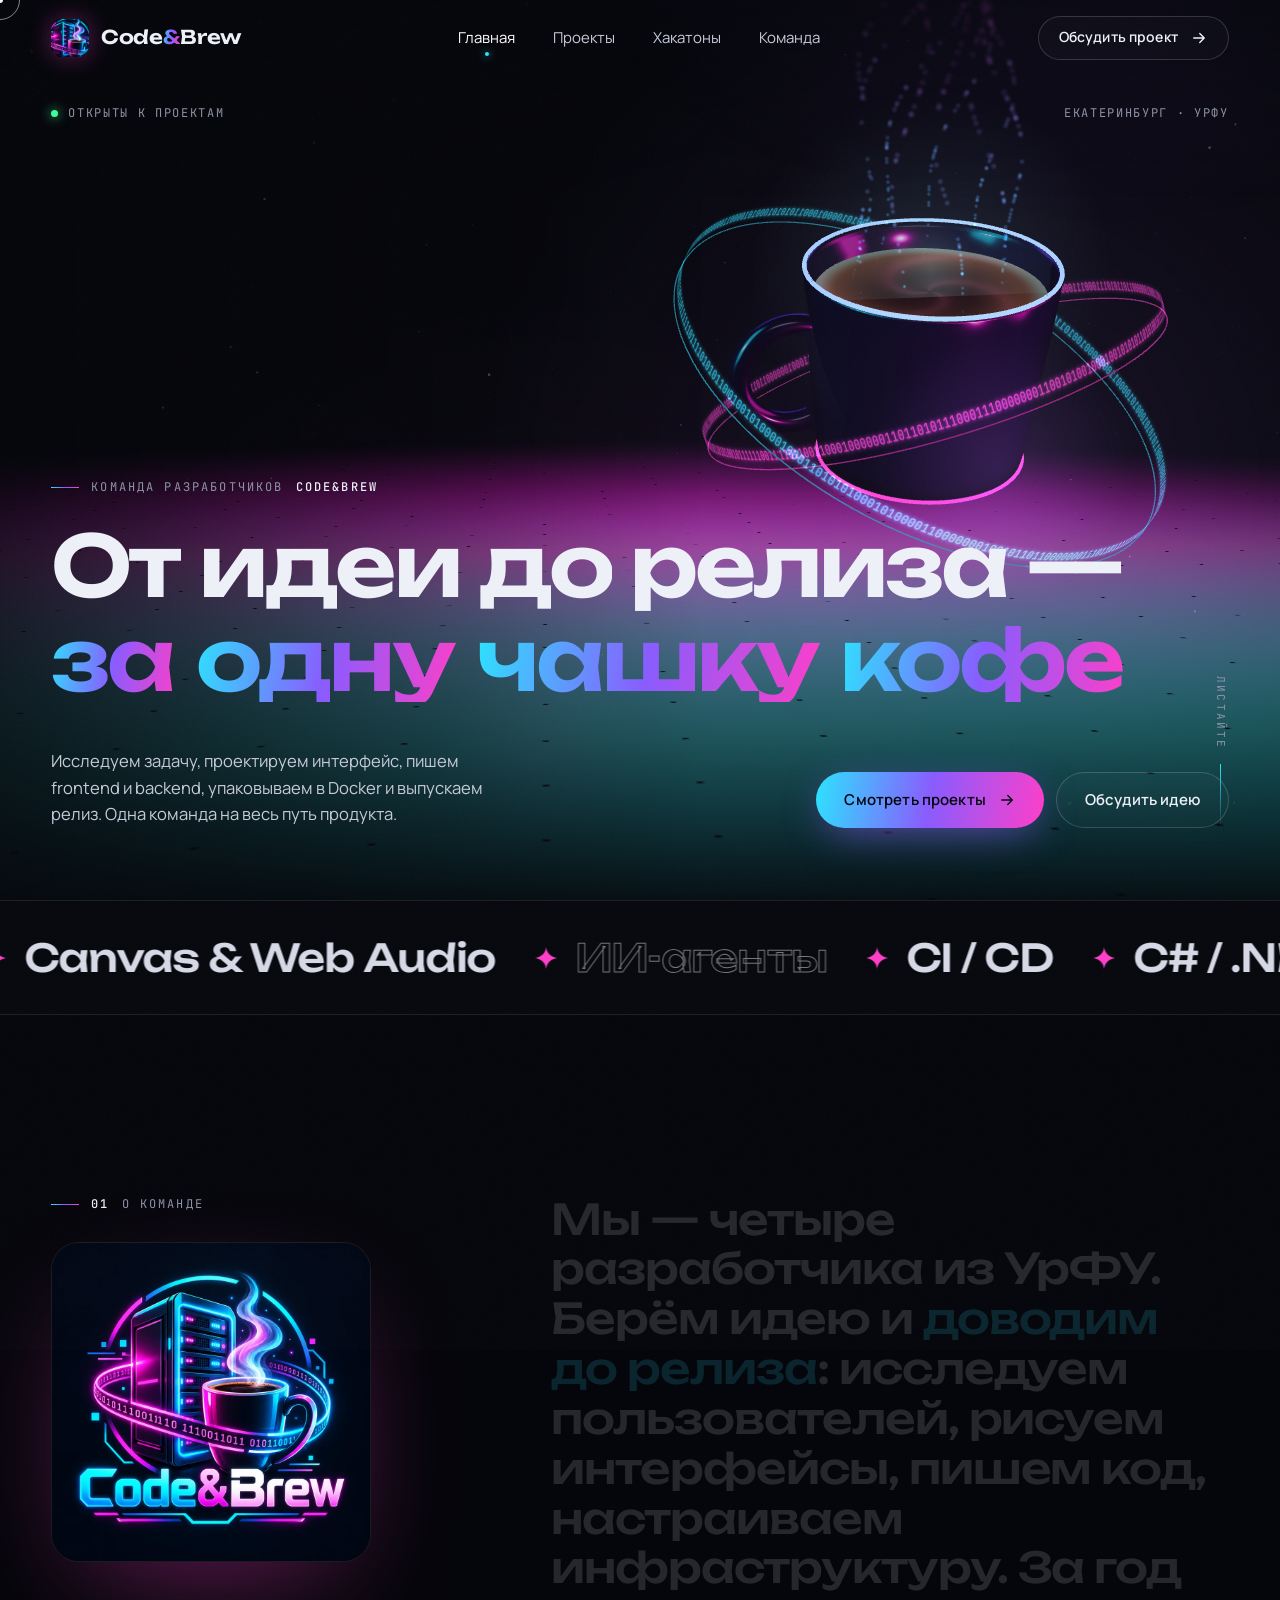
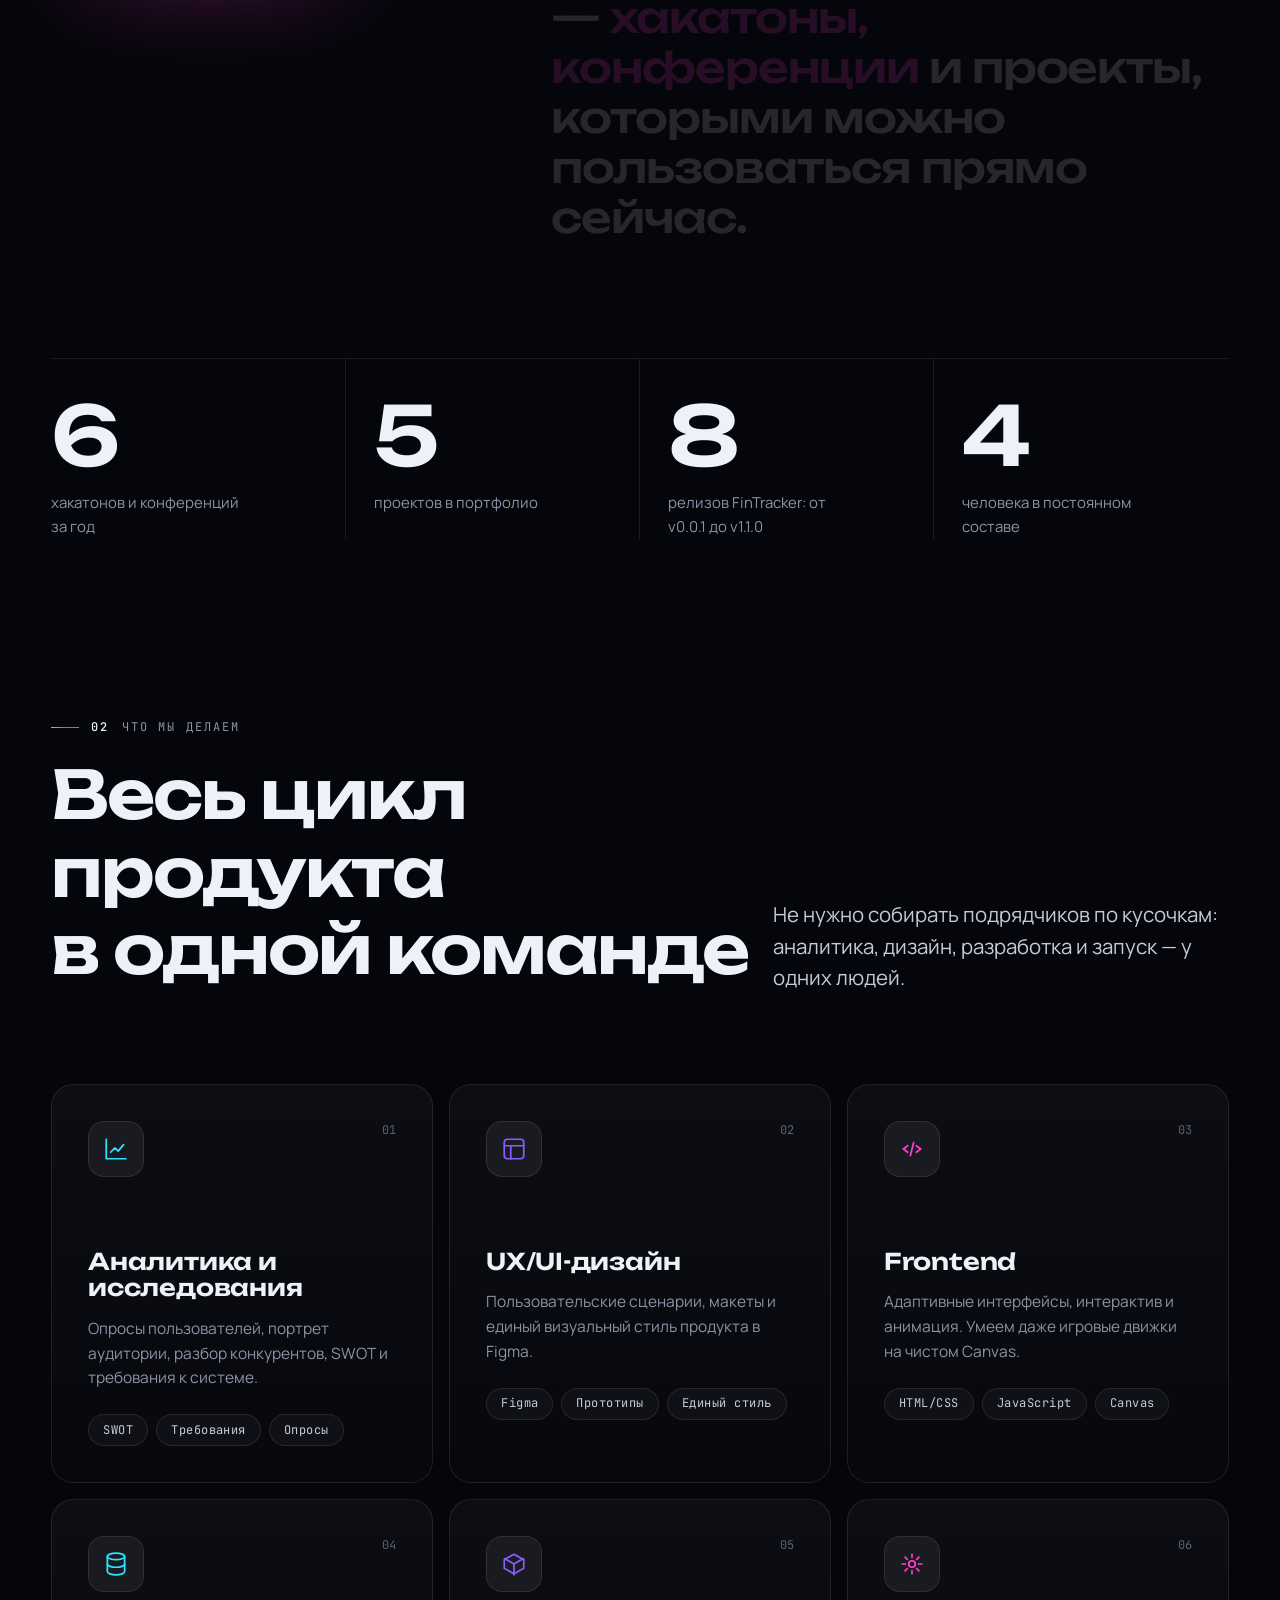
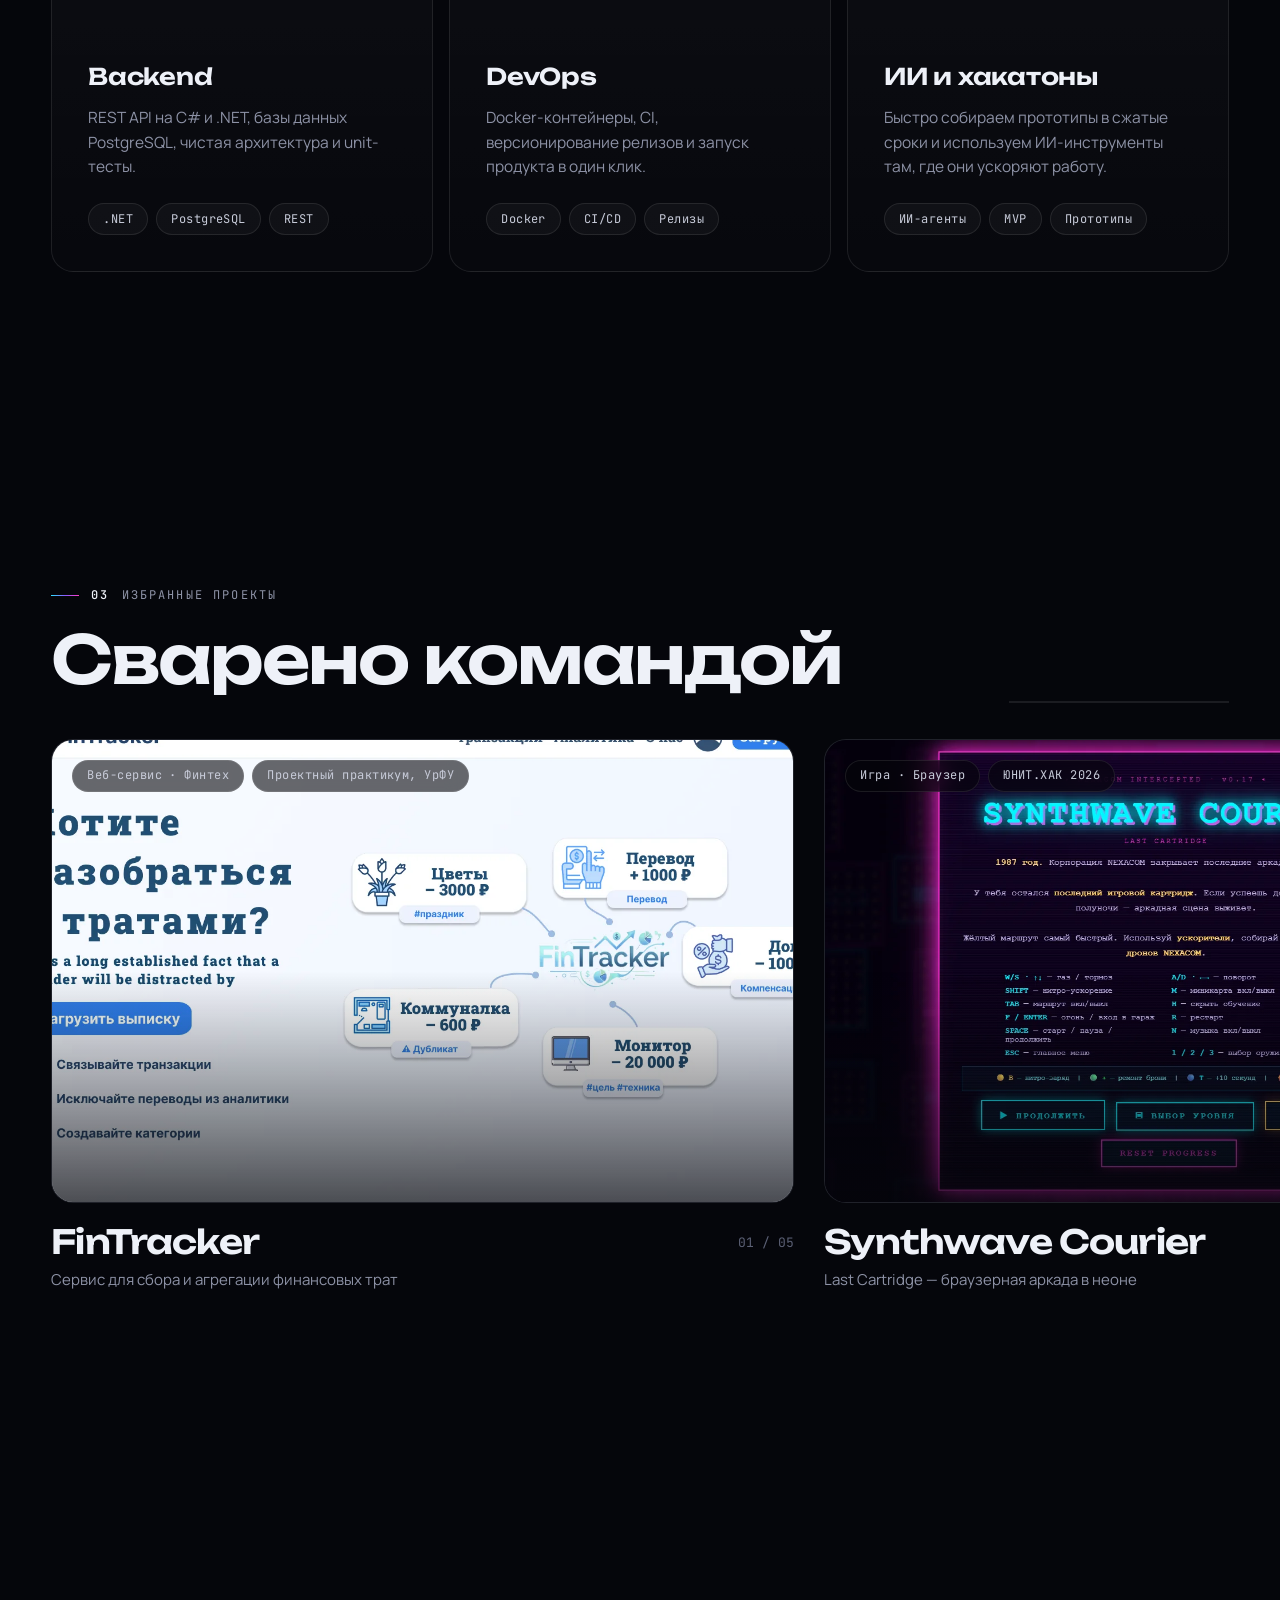
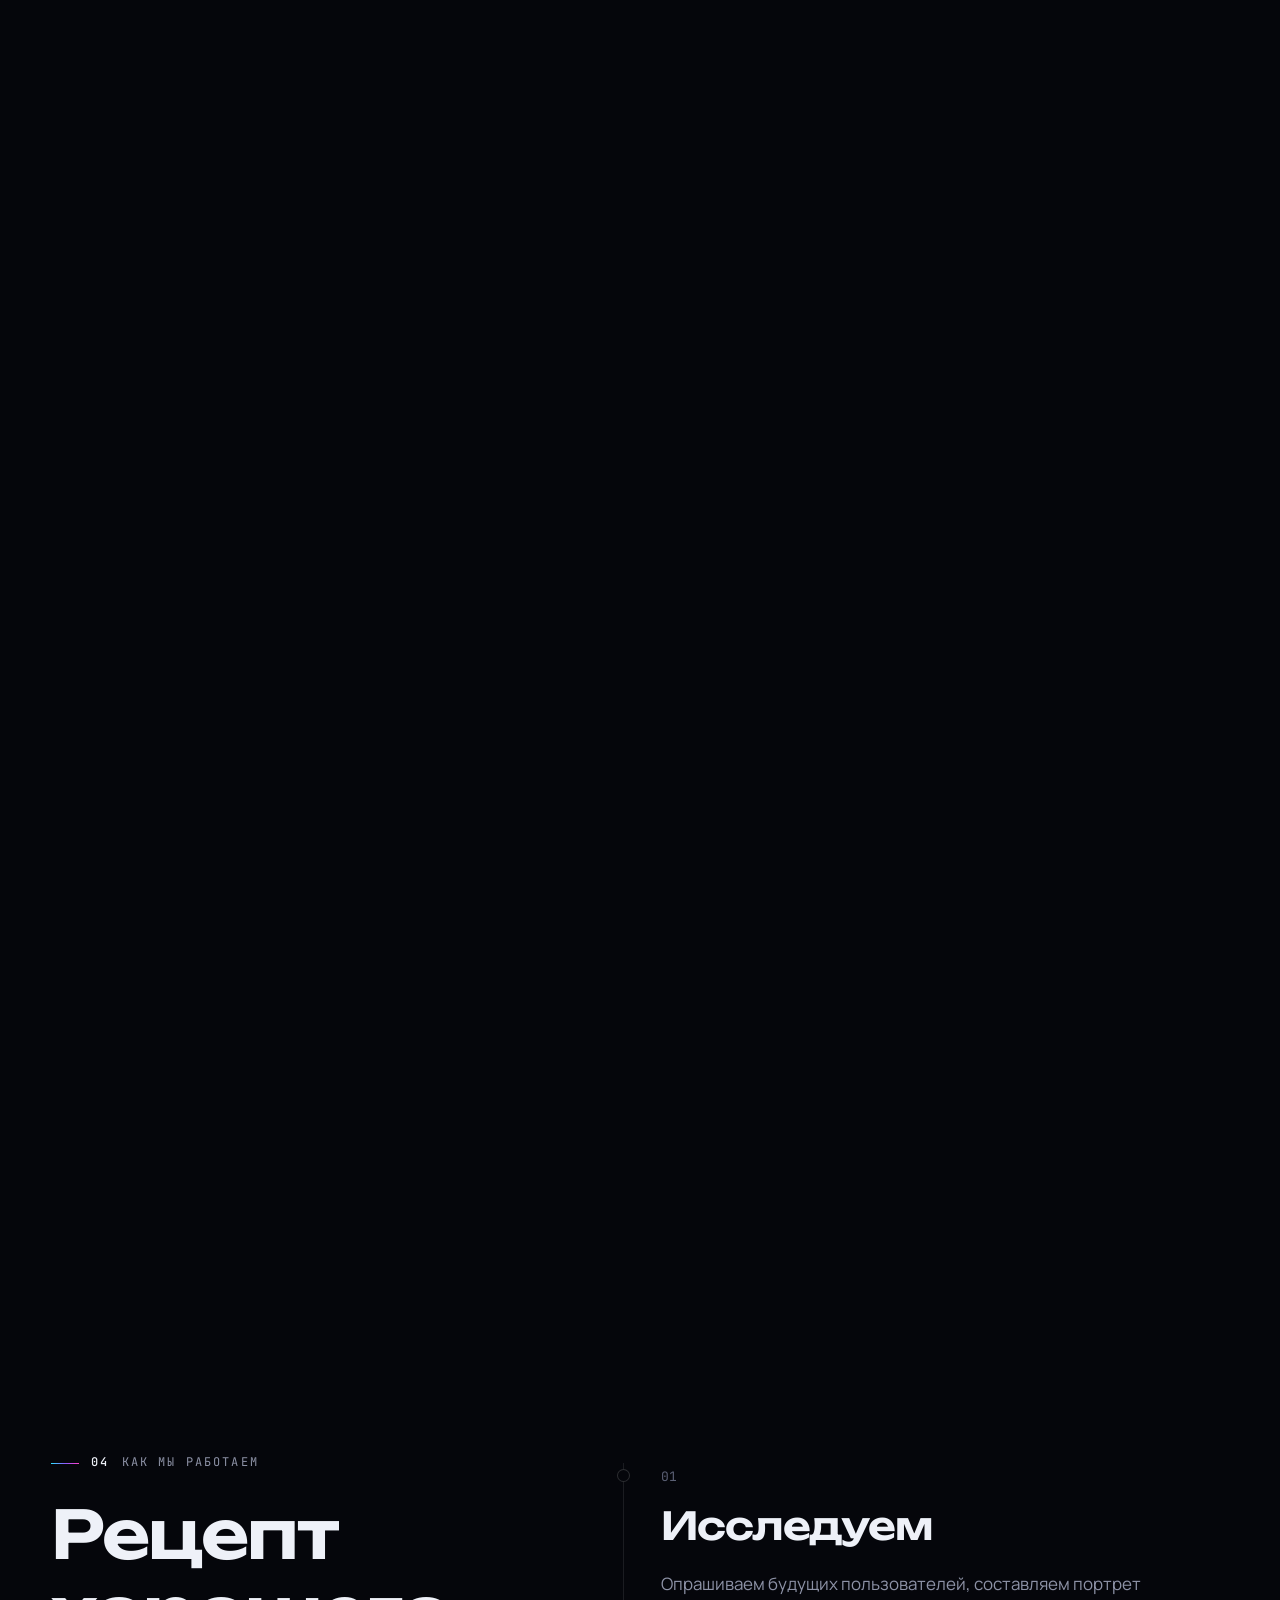
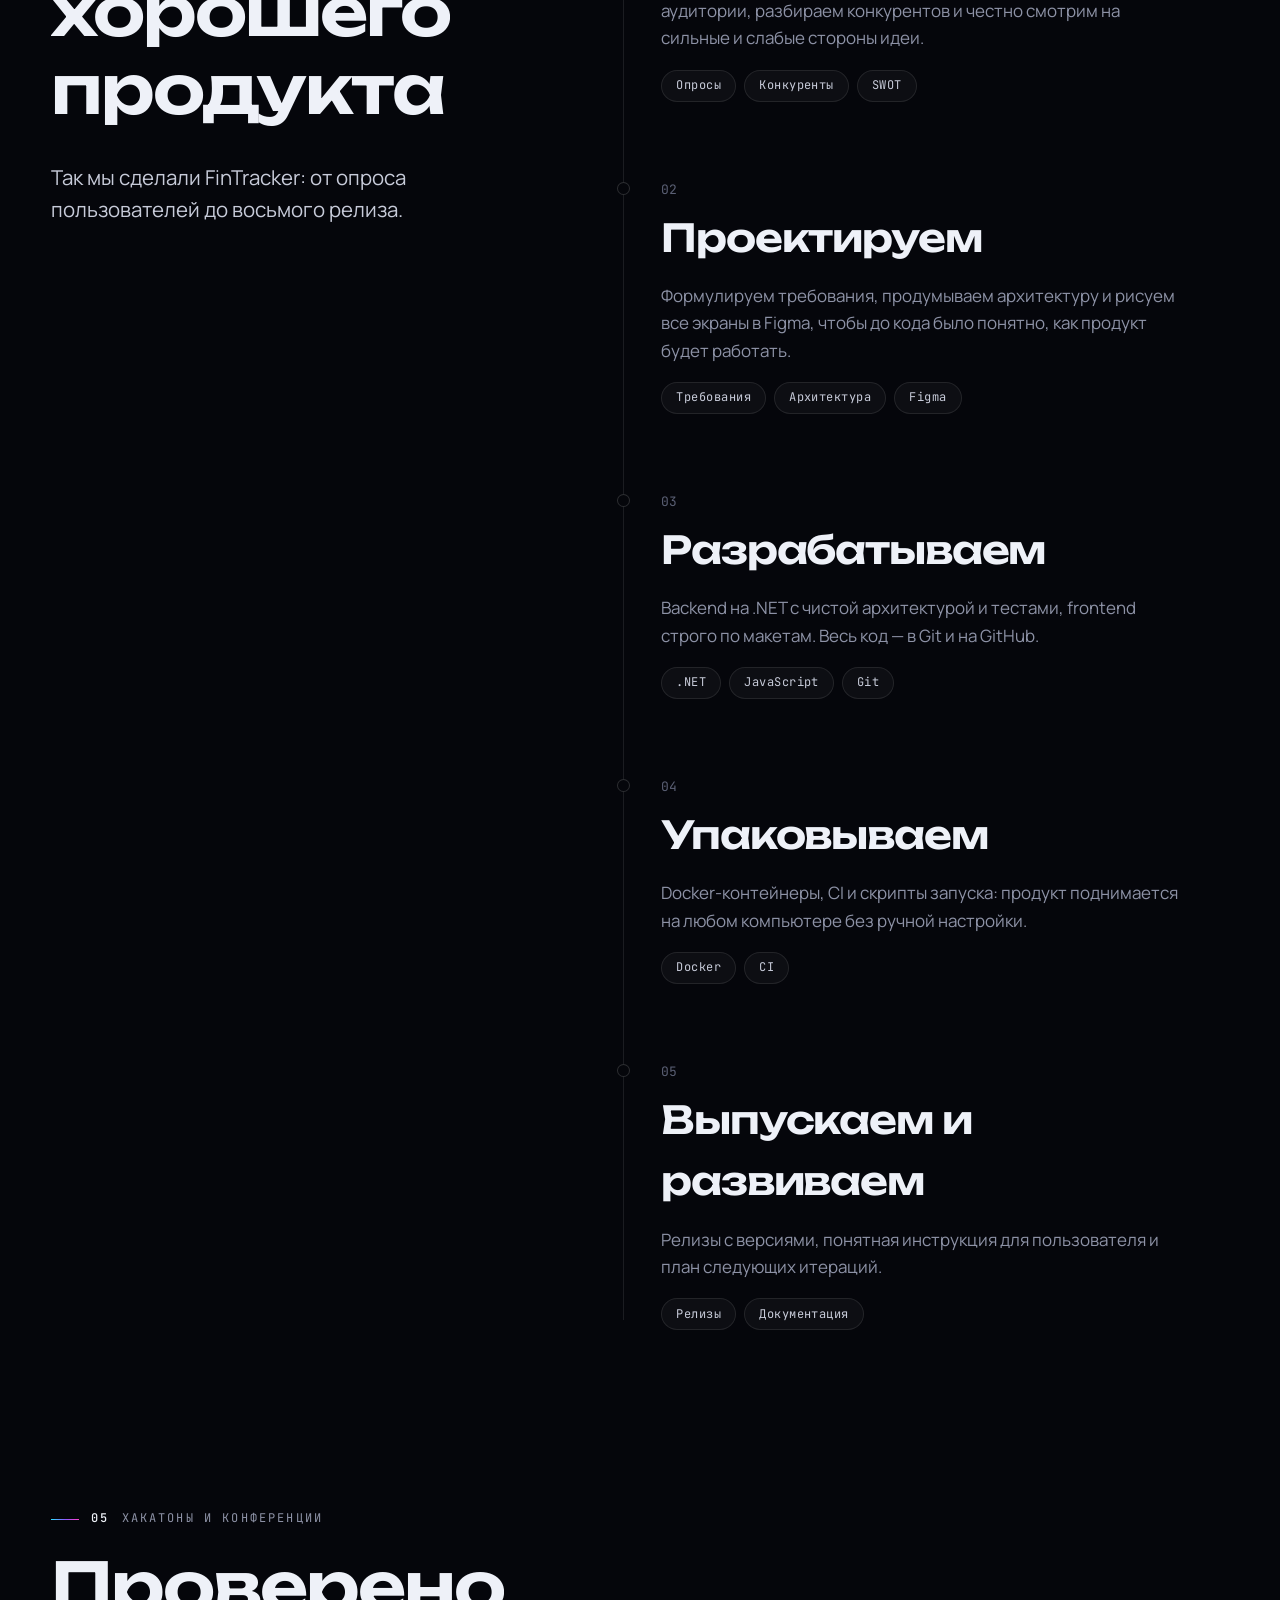
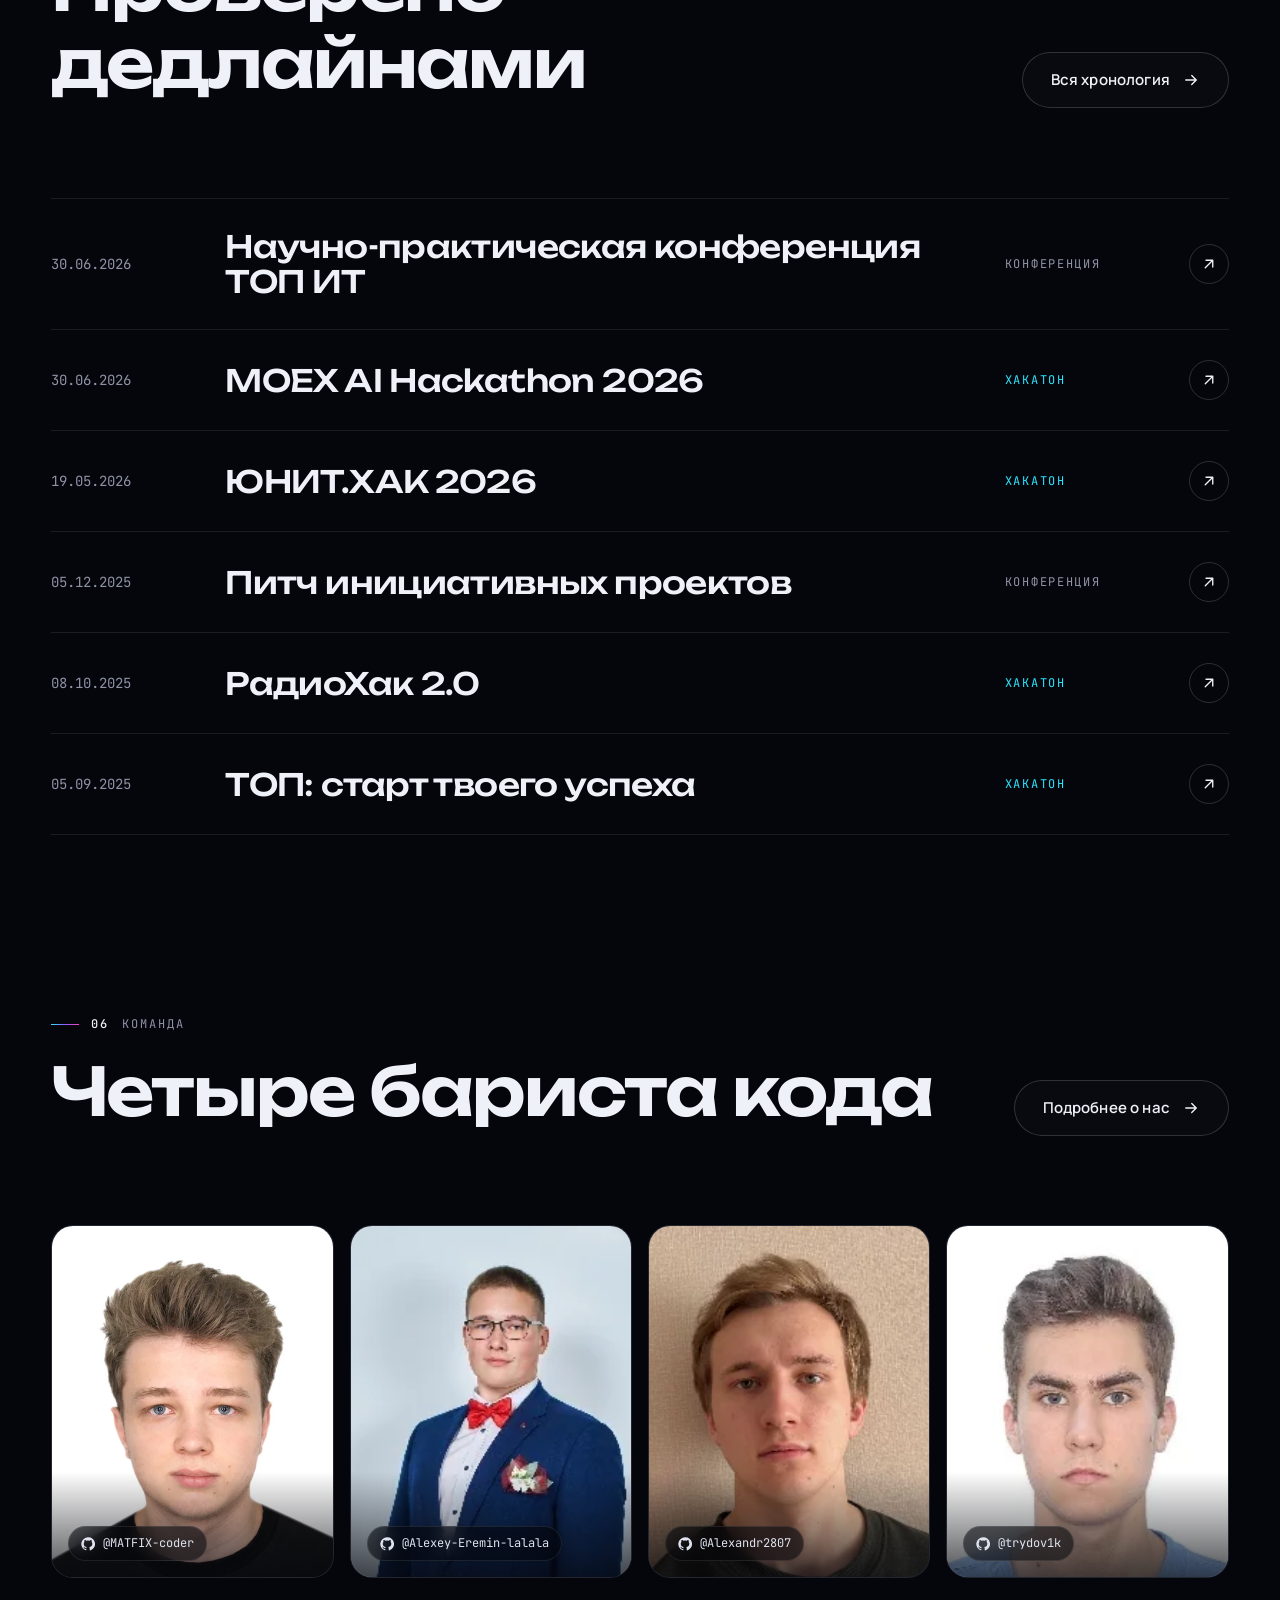
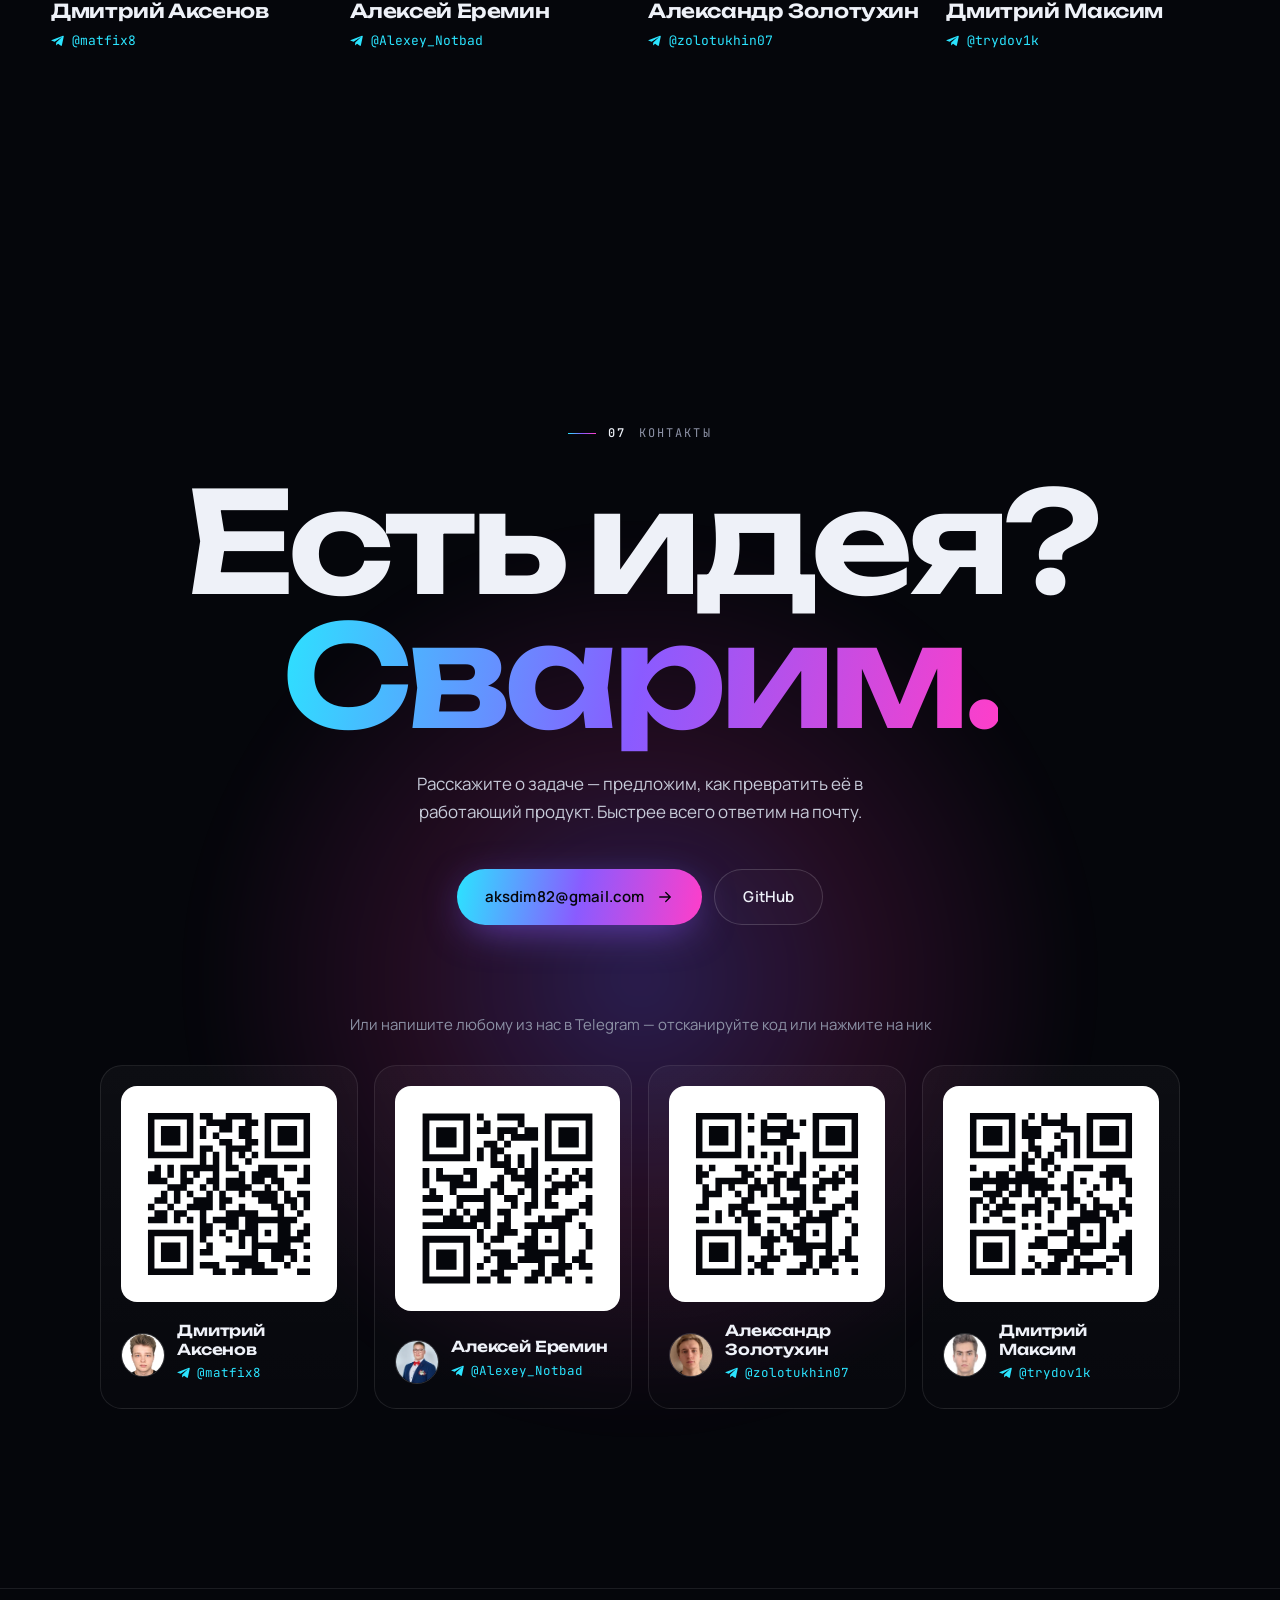
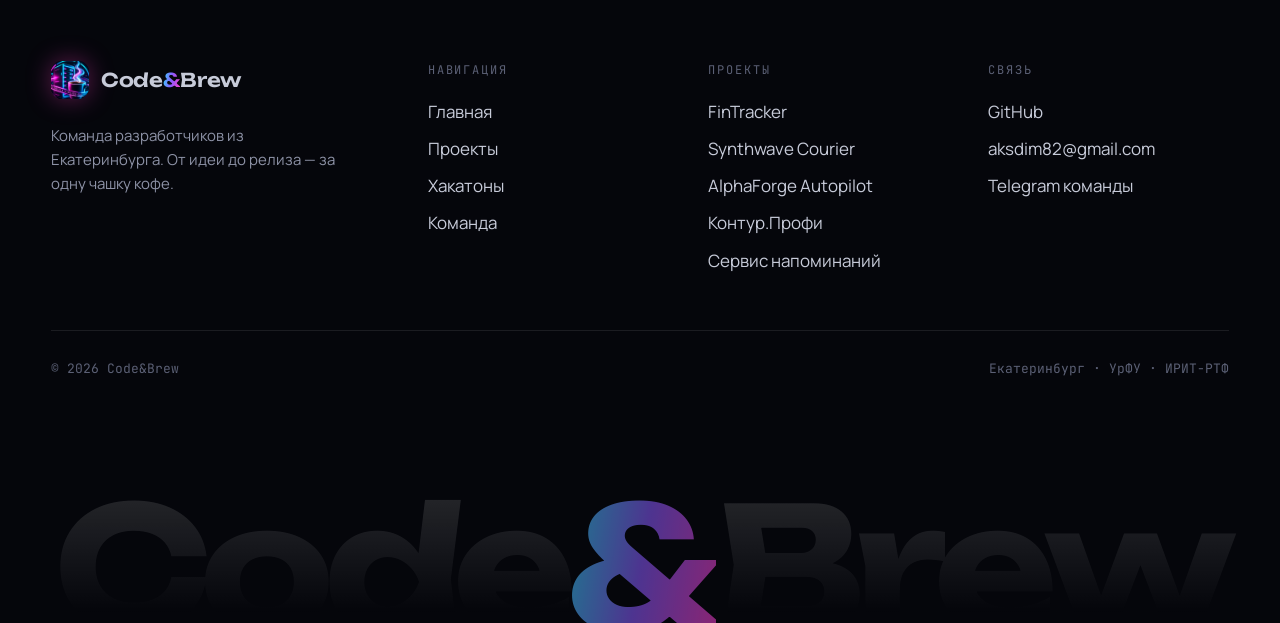
<file: index.html>
<!doctype html>
<html lang="ru">
<head>
  <meta charset="utf-8">
  <meta name="viewport" content="width=device-width, initial-scale=1">
  <title>Code&amp;Brew — команда разработчиков</title>
  <meta name="description" content="Code&Brew — команда разработчиков из Екатеринбурга. Аналитика, дизайн, frontend, backend и DevOps. От идеи до релиза — за одну чашку кофе.">
  <meta property="og:title" content="Code&Brew — от идеи до релиза за одну чашку кофе">
  <meta property="og:description" content="Команда разработчиков: веб-сервисы, игры, ИИ-решения и аналитика.">
  <meta property="og:image" content="assets/img/brand/og-icon.png">
  <meta name="theme-color" content="#05060b">
  <link rel="icon" href="assets/img/brand/favicon.png">
  <link rel="preconnect" href="https://fonts.googleapis.com">
  <link rel="preconnect" href="https://fonts.gstatic.com" crossorigin>
  <link href="https://fonts.googleapis.com/css2?family=JetBrains+Mono:wght@400;500;600&family=Manrope:wght@400;500;600;700&family=Unbounded:wght@400;500;600;700&display=swap" rel="stylesheet">
  <link rel="stylesheet" href="assets/css/style.css?v=2">
  <script>document.documentElement.classList.add('js');</script>
</head>
<body data-page="home">

  <div class="preloader" aria-hidden="true">
    <div class="preloader__inner">
      <img class="preloader__cup" src="assets/img/brand/favicon.png" alt="">
      <div class="preloader__top"><span>Варим проекты</span><span>Code&amp;Brew</span></div>
      <div class="preloader__count">000</div>
      <div class="preloader__bar"><i></i></div>
    </div>
  </div>

  <main>
    <!-- ============ HERO ============ -->
    <section class="hero" aria-label="Code&Brew">
      <div class="hero__canvas" aria-hidden="true"></div>
      <img class="hero__fallback" src="assets/img/brand/logo.webp" alt="" aria-hidden="true">
      <div class="hero__vignette"></div>
      <div class="container hero__meta">
        <span><span class="dot"></span>Открыты к проектам</span>
        <span>Екатеринбург · УрФУ</span>
      </div>
      <div class="container hero__content">
        <span class="eyebrow" style="margin-bottom:28px">Команда разработчиков <b>Code&amp;Brew</b></span>
        <h1 class="h-display hero__title" data-split>От идеи до релиза — <span class="grad-text">за&nbsp;одну чашку кофе</span></h1>
        <div class="hero__row">
          <p class="hero__sub">Исследуем задачу, проектируем интерфейс, пишем frontend и backend, упаковываем в Docker и выпускаем релиз. Одна команда на весь путь продукта.</p>
          <div class="hero__ctas">
            <a class="btn btn--primary" href="projects.html">Смотреть проекты <svg class="arrow" viewBox="0 0 24 24" fill="none" stroke="currentColor" stroke-width="1.8" stroke-linecap="round"><path d="M5 12h14M13 6l6 6-6 6"/></svg></a>
            <a class="btn" href="#contact">Обсудить идею</a>
          </div>
        </div>
      </div>
      <div class="scroll-cue" aria-hidden="true">Листайте<i></i></div>
    </section>

    <!-- ============ STACK MARQUEE ============ -->
    <div class="marquee" aria-label="Технологии">
      <div class="marquee__track">
        <span class="marquee__item">C# / .NET <svg viewBox="0 0 24 24" fill="currentColor"><path d="M12 0c.7 6.6 5.4 11.3 12 12-6.6.7-11.3 5.4-12 12-.7-6.6-5.4-11.3-12-12C6.6 11.3 11.3 6.6 12 0Z"/></svg></span>
        <span class="marquee__item">PostgreSQL <svg viewBox="0 0 24 24" fill="currentColor"><path d="M12 0c.7 6.6 5.4 11.3 12 12-6.6.7-11.3 5.4-12 12-.7-6.6-5.4-11.3-12-12C6.6 11.3 11.3 6.6 12 0Z"/></svg></span>
        <span class="marquee__item">Docker <svg viewBox="0 0 24 24" fill="currentColor"><path d="M12 0c.7 6.6 5.4 11.3 12 12-6.6.7-11.3 5.4-12 12-.7-6.6-5.4-11.3-12-12C6.6 11.3 11.3 6.6 12 0Z"/></svg></span>
        <span class="marquee__item">JavaScript <svg viewBox="0 0 24 24" fill="currentColor"><path d="M12 0c.7 6.6 5.4 11.3 12 12-6.6.7-11.3 5.4-12 12-.7-6.6-5.4-11.3-12-12C6.6 11.3 11.3 6.6 12 0Z"/></svg></span>
        <span class="marquee__item">Figma <svg viewBox="0 0 24 24" fill="currentColor"><path d="M12 0c.7 6.6 5.4 11.3 12 12-6.6.7-11.3 5.4-12 12-.7-6.6-5.4-11.3-12-12C6.6 11.3 11.3 6.6 12 0Z"/></svg></span>
        <span class="marquee__item">ASP.NET Core <svg viewBox="0 0 24 24" fill="currentColor"><path d="M12 0c.7 6.6 5.4 11.3 12 12-6.6.7-11.3 5.4-12 12-.7-6.6-5.4-11.3-12-12C6.6 11.3 11.3 6.6 12 0Z"/></svg></span>
        <span class="marquee__item">Canvas &amp; Web Audio <svg viewBox="0 0 24 24" fill="currentColor"><path d="M12 0c.7 6.6 5.4 11.3 12 12-6.6.7-11.3 5.4-12 12-.7-6.6-5.4-11.3-12-12C6.6 11.3 11.3 6.6 12 0Z"/></svg></span>
        <span class="marquee__item">ИИ-агенты <svg viewBox="0 0 24 24" fill="currentColor"><path d="M12 0c.7 6.6 5.4 11.3 12 12-6.6.7-11.3 5.4-12 12-.7-6.6-5.4-11.3-12-12C6.6 11.3 11.3 6.6 12 0Z"/></svg></span>
        <span class="marquee__item">CI / CD <svg viewBox="0 0 24 24" fill="currentColor"><path d="M12 0c.7 6.6 5.4 11.3 12 12-6.6.7-11.3 5.4-12 12-.7-6.6-5.4-11.3-12-12C6.6 11.3 11.3 6.6 12 0Z"/></svg></span>
      </div>
    </div>

    <!-- ============ МАНИФЕСТ ============ -->
    <section class="section" id="about">
      <div class="container">
        <div class="manifest__grid">
          <div class="manifest__side">
            <span class="eyebrow"><b>01</b> О команде</span>
            <img class="manifest__logo" src="assets/img/brand/logo.webp" alt="Логотип Code&Brew" loading="lazy" data-reveal="scale">
          </div>
          <p class="manifest__text">Мы — четыре разработчика из УрФУ. Берём идею и <span class="hl">доводим до релиза</span>: исследуем пользователей, рисуем интерфейсы, пишем код, настраиваем инфраструктуру. За год — <span class="hl2">хакатоны, конференции</span> и проекты, которыми можно пользоваться прямо сейчас.</p>
        </div>

        <div class="stats">
          <div class="stat" data-reveal><div class="stat__num" data-count="6">6</div><p class="stat__label">хакатонов и конференций за год</p></div>
          <div class="stat" data-reveal><div class="stat__num" data-count="5">5</div><p class="stat__label">проектов в портфолио</p></div>
          <div class="stat" data-reveal><div class="stat__num" data-count="8">8</div><p class="stat__label">релизов FinTracker: от v0.0.1 до v1.1.0</p></div>
          <div class="stat" data-reveal><div class="stat__num" data-count="4">4</div><p class="stat__label">человека в постоянном составе</p></div>
        </div>
      </div>
    </section>

    <!-- ============ ЧТО МЫ ДЕЛАЕМ ============ -->
    <section class="section" style="padding-top:0">
      <div class="container">
        <div class="section-head section-head--split">
          <div style="display:grid;gap:24px">
            <span class="eyebrow"><b>02</b> Что мы делаем</span>
            <h2 class="h-section" data-split>Весь цикл продукта <br>в&nbsp;одной команде</h2>
          </div>
          <p class="lead" style="max-width:38ch" data-reveal>Не нужно собирать подрядчиков по кусочкам: аналитика, дизайн, разработка и запуск — у одних людей.</p>
        </div>
        <div class="services">
          <article class="card service" data-tilt data-reveal>
            <span class="service__num">01</span>
            <div class="service__icon"><svg viewBox="0 0 24 24" fill="none" stroke="#2be4ff" stroke-width="1.6" stroke-linecap="round" stroke-linejoin="round"><path d="M3 3v18h18"/><path d="m7 15 4-4 3 3 5-6"/></svg></div>
            <h3 class="h-card">Аналитика и исследования</h3>
            <p>Опросы пользователей, портрет аудитории, разбор конкурентов, SWOT и требования к системе.</p>
            <div class="chips"><span class="chip">SWOT</span><span class="chip">Требования</span><span class="chip">Опросы</span></div>
          </article>
          <article class="card service" data-tilt data-reveal>
            <span class="service__num">02</span>
            <div class="service__icon"><svg viewBox="0 0 24 24" fill="none" stroke="#8a5bff" stroke-width="1.6" stroke-linecap="round" stroke-linejoin="round"><rect x="3" y="3" width="18" height="18" rx="3"/><path d="M3 9h18M9 21V9"/></svg></div>
            <h3 class="h-card">UX/UI-дизайн</h3>
            <p>Пользовательские сценарии, макеты и единый визуальный стиль продукта в Figma.</p>
            <div class="chips"><span class="chip">Figma</span><span class="chip">Прототипы</span><span class="chip">Единый стиль</span></div>
          </article>
          <article class="card service" data-tilt data-reveal>
            <span class="service__num">03</span>
            <div class="service__icon"><svg viewBox="0 0 24 24" fill="none" stroke="#ff3ec9" stroke-width="1.6" stroke-linecap="round" stroke-linejoin="round"><path d="m8 9-4 3 4 3M16 9l4 3-4 3M13.5 6l-3 12"/></svg></div>
            <h3 class="h-card">Frontend</h3>
            <p>Адаптивные интерфейсы, интерактив и анимация. Умеем даже игровые движки на чистом Canvas.</p>
            <div class="chips"><span class="chip">HTML/CSS</span><span class="chip">JavaScript</span><span class="chip">Canvas</span></div>
          </article>
          <article class="card service" data-tilt data-reveal>
            <span class="service__num">04</span>
            <div class="service__icon"><svg viewBox="0 0 24 24" fill="none" stroke="#2be4ff" stroke-width="1.6" stroke-linecap="round" stroke-linejoin="round"><ellipse cx="12" cy="5" rx="8" ry="3"/><path d="M4 5v14c0 1.7 3.6 3 8 3s8-1.3 8-3V5"/><path d="M4 12c0 1.7 3.6 3 8 3s8-1.3 8-3"/></svg></div>
            <h3 class="h-card">Backend</h3>
            <p>REST API на C# и .NET, базы данных PostgreSQL, чистая архитектура и unit-тесты.</p>
            <div class="chips"><span class="chip">.NET</span><span class="chip">PostgreSQL</span><span class="chip">REST</span></div>
          </article>
          <article class="card service" data-tilt data-reveal>
            <span class="service__num">05</span>
            <div class="service__icon"><svg viewBox="0 0 24 24" fill="none" stroke="#8a5bff" stroke-width="1.6" stroke-linecap="round" stroke-linejoin="round"><path d="M21 16V8l-9-5-9 5v8l9 5 9-5Z"/><path d="m3.3 7 8.7 5 8.7-5M12 22V12"/></svg></div>
            <h3 class="h-card">DevOps</h3>
            <p>Docker-контейнеры, CI, версионирование релизов и запуск продукта в один клик.</p>
            <div class="chips"><span class="chip">Docker</span><span class="chip">CI/CD</span><span class="chip">Релизы</span></div>
          </article>
          <article class="card service" data-tilt data-reveal>
            <span class="service__num">06</span>
            <div class="service__icon"><svg viewBox="0 0 24 24" fill="none" stroke="#ff3ec9" stroke-width="1.6" stroke-linecap="round" stroke-linejoin="round"><path d="M12 3v3M12 18v3M3 12h3M18 12h3M5.6 5.6l2.1 2.1M16.3 16.3l2.1 2.1M5.6 18.4l2.1-2.1M16.3 7.7l2.1-2.1"/><circle cx="12" cy="12" r="3"/></svg></div>
            <h3 class="h-card">ИИ и хакатоны</h3>
            <p>Быстро собираем прототипы в сжатые сроки и используем ИИ-инструменты там, где они ускоряют работу.</p>
            <div class="chips"><span class="chip">ИИ-агенты</span><span class="chip">MVP</span><span class="chip">Прототипы</span></div>
          </article>
        </div>
      </div>
    </section>

    <!-- ============ ПРОЕКТЫ (горизонтальная прокрутка) ============ -->
    <section class="hscroll" id="work">
      <div class="hscroll__pin">
        <div class="container hscroll__head">
          <div style="display:grid;gap:20px">
            <span class="eyebrow"><b>03</b> Избранные проекты</span>
            <h2 class="h-section" data-split>Сварено командой</h2>
          </div>
          <div class="hscroll__progress" aria-hidden="true"><i></i></div>
        </div>
        <div class="hscroll__track" id="hs-track"></div>
      </div>
    </section>

    <!-- ============ ПРОЦЕСС ============ -->
    <section class="section">
      <div class="container process">
        <div class="process__sticky">
          <span class="eyebrow"><b>04</b> Как мы работаем</span>
          <h2 class="h-section" data-split>Рецепт хорошего продукта</h2>
          <p class="lead" data-reveal>Так мы сделали FinTracker: от опроса пользователей до восьмого релиза.</p>
        </div>
        <div class="process__steps">
          <div class="process__line"><i></i></div>
          <div class="step"><span class="step__num">01</span><h3>Исследуем</h3><p>Опрашиваем будущих пользователей, составляем портрет аудитории, разбираем конкурентов и честно смотрим на сильные и слабые стороны идеи.</p><div class="chips"><span class="chip">Опросы</span><span class="chip">Конкуренты</span><span class="chip">SWOT</span></div></div>
          <div class="step"><span class="step__num">02</span><h3>Проектируем</h3><p>Формулируем требования, продумываем архитектуру и рисуем все экраны в Figma, чтобы до кода было понятно, как продукт будет работать.</p><div class="chips"><span class="chip">Требования</span><span class="chip">Архитектура</span><span class="chip">Figma</span></div></div>
          <div class="step"><span class="step__num">03</span><h3>Разрабатываем</h3><p>Backend на .NET с чистой архитектурой и тестами, frontend строго по макетам. Весь код — в Git и на GitHub.</p><div class="chips"><span class="chip">.NET</span><span class="chip">JavaScript</span><span class="chip">Git</span></div></div>
          <div class="step"><span class="step__num">04</span><h3>Упаковываем</h3><p>Docker-контейнеры, CI и скрипты запуска: продукт поднимается на любом компьютере без ручной настройки.</p><div class="chips"><span class="chip">Docker</span><span class="chip">CI</span></div></div>
          <div class="step"><span class="step__num">05</span><h3>Выпускаем и развиваем</h3><p>Релизы с версиями, понятная инструкция для пользователя и план следующих итераций.</p><div class="chips"><span class="chip">Релизы</span><span class="chip">Документация</span></div></div>
        </div>
      </div>
    </section>

    <!-- ============ СОБЫТИЯ ============ -->
    <section class="section" style="padding-top:0">
      <div class="container">
        <div class="section-head section-head--split">
          <div style="display:grid;gap:24px">
            <span class="eyebrow"><b>05</b> Хакатоны и конференции</span>
            <h2 class="h-section" data-split>Проверено дедлайнами</h2>
          </div>
          <a class="btn" href="events.html">Вся хронология <svg class="arrow" viewBox="0 0 24 24" fill="none" stroke="currentColor" stroke-width="1.8" stroke-linecap="round"><path d="M5 12h14M13 6l6 6-6 6"/></svg></a>
        </div>
        <div class="events-list" id="home-events"></div>
      </div>
    </section>

    <!-- ============ КОМАНДА ============ -->
    <section class="section" style="padding-top:0">
      <div class="container">
        <div class="section-head section-head--split">
          <div style="display:grid;gap:24px">
            <span class="eyebrow"><b>06</b> Команда</span>
            <h2 class="h-section" data-split>Четыре бариста кода</h2>
          </div>
          <a class="btn" href="team.html">Подробнее о нас <svg class="arrow" viewBox="0 0 24 24" fill="none" stroke="currentColor" stroke-width="1.8" stroke-linecap="round"><path d="M5 12h14M13 6l6 6-6 6"/></svg></a>
        </div>
        <div class="team-grid" id="home-team"></div>
      </div>
    </section>

    <!-- ============ CTA / КОНТАКТЫ ============ -->
    <section class="section cta" id="contact">
      <div class="cta__glow" aria-hidden="true"></div>
      <div class="container">
        <span class="eyebrow" style="justify-content:center"><b>07</b> Контакты</span>
        <h2 class="cta__title" style="margin-top:32px">Есть идея?<br><span class="grad-text">Сварим.</span></h2>
        <p class="cta__sub">Расскажите о задаче — предложим, как превратить её в работающий продукт. Быстрее всего ответим на почту.</p>
        <div class="cta__btns">
          <span class="magnetic" data-magnetic="0.4"><a class="btn btn--primary" href="mailto:aksdim82@gmail.com?subject=Проект%20для%20Code%26Brew">aksdim82@gmail.com <svg class="arrow" viewBox="0 0 24 24" fill="none" stroke="currentColor" stroke-width="1.8" stroke-linecap="round"><path d="M5 12h14M13 6l6 6-6 6"/></svg></a></span>
          <span class="magnetic" data-magnetic="0.4"><a class="btn" href="https://github.com/Code-Brew-Git-Hub" target="_blank" rel="noopener">GitHub</a></span>
        </div>
        <p class="contact-hint">Или напишите любому из нас в Telegram — отсканируйте код или нажмите на ник</p>
        <div class="tg-grid" id="tg-grid"></div>
      </div>
    </section>
  </main>

  <script src="assets/vendor/gsap.min.js"></script>
  <script src="assets/vendor/ScrollTrigger.min.js"></script>
  <script src="assets/vendor/lenis.min.js"></script>
  <script src="assets/js/data.js?v=2"></script>
  <script src="assets/js/main.js?v=2"></script>
  <script type="module" src="assets/js/hero3d.js?v=2"></script>
</body>
</html>
</file>
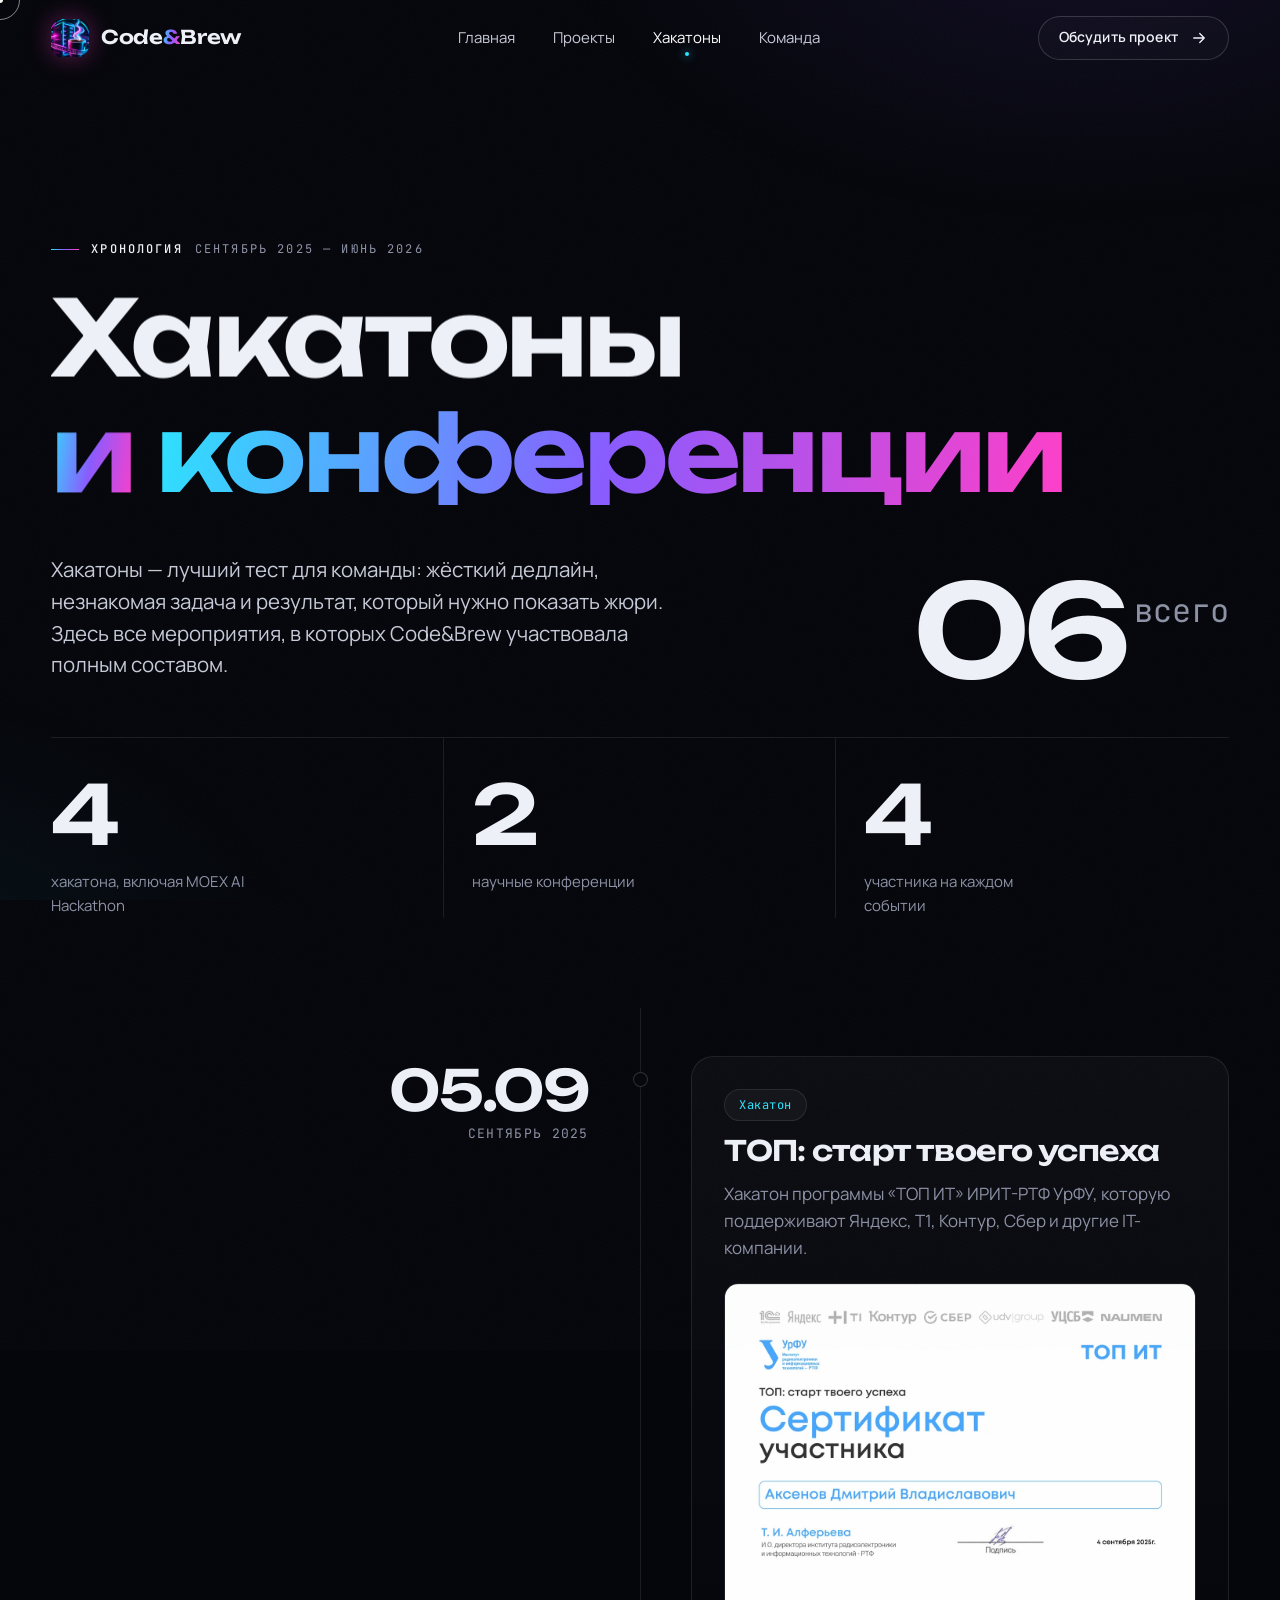
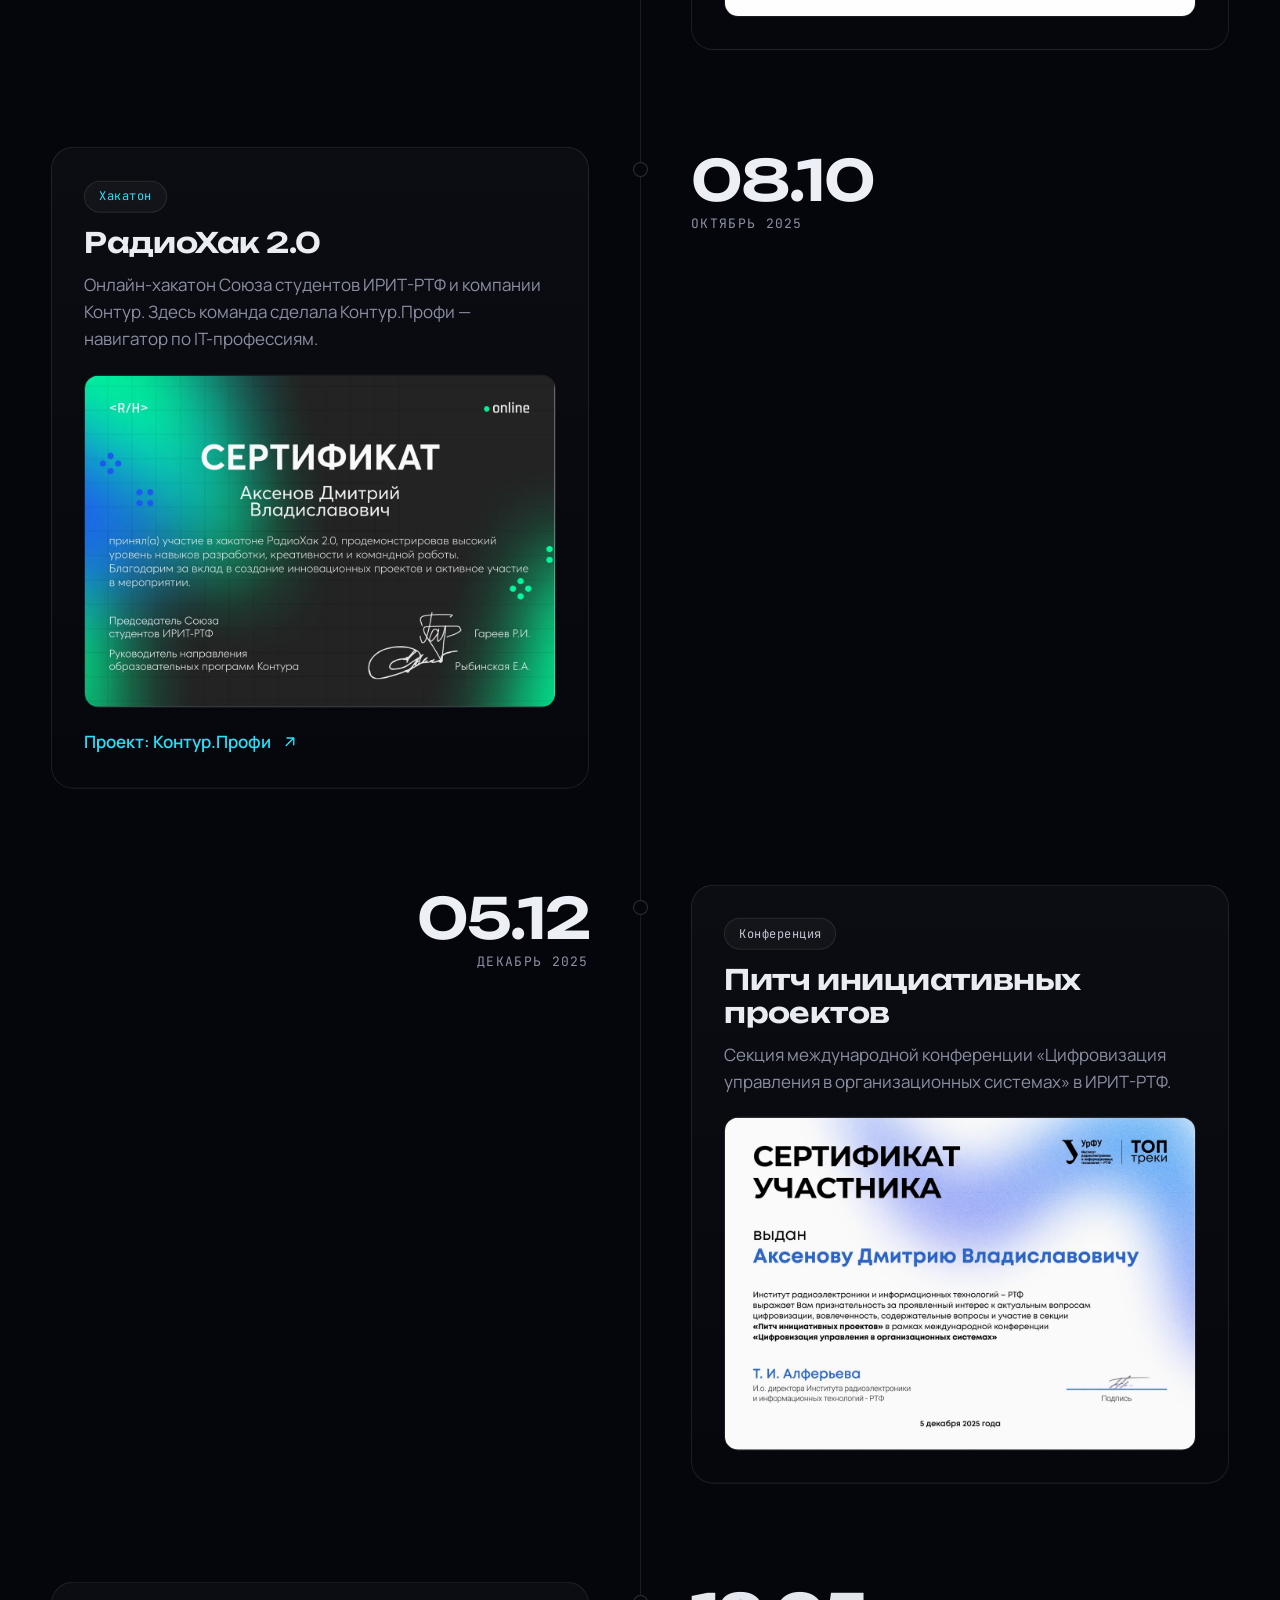
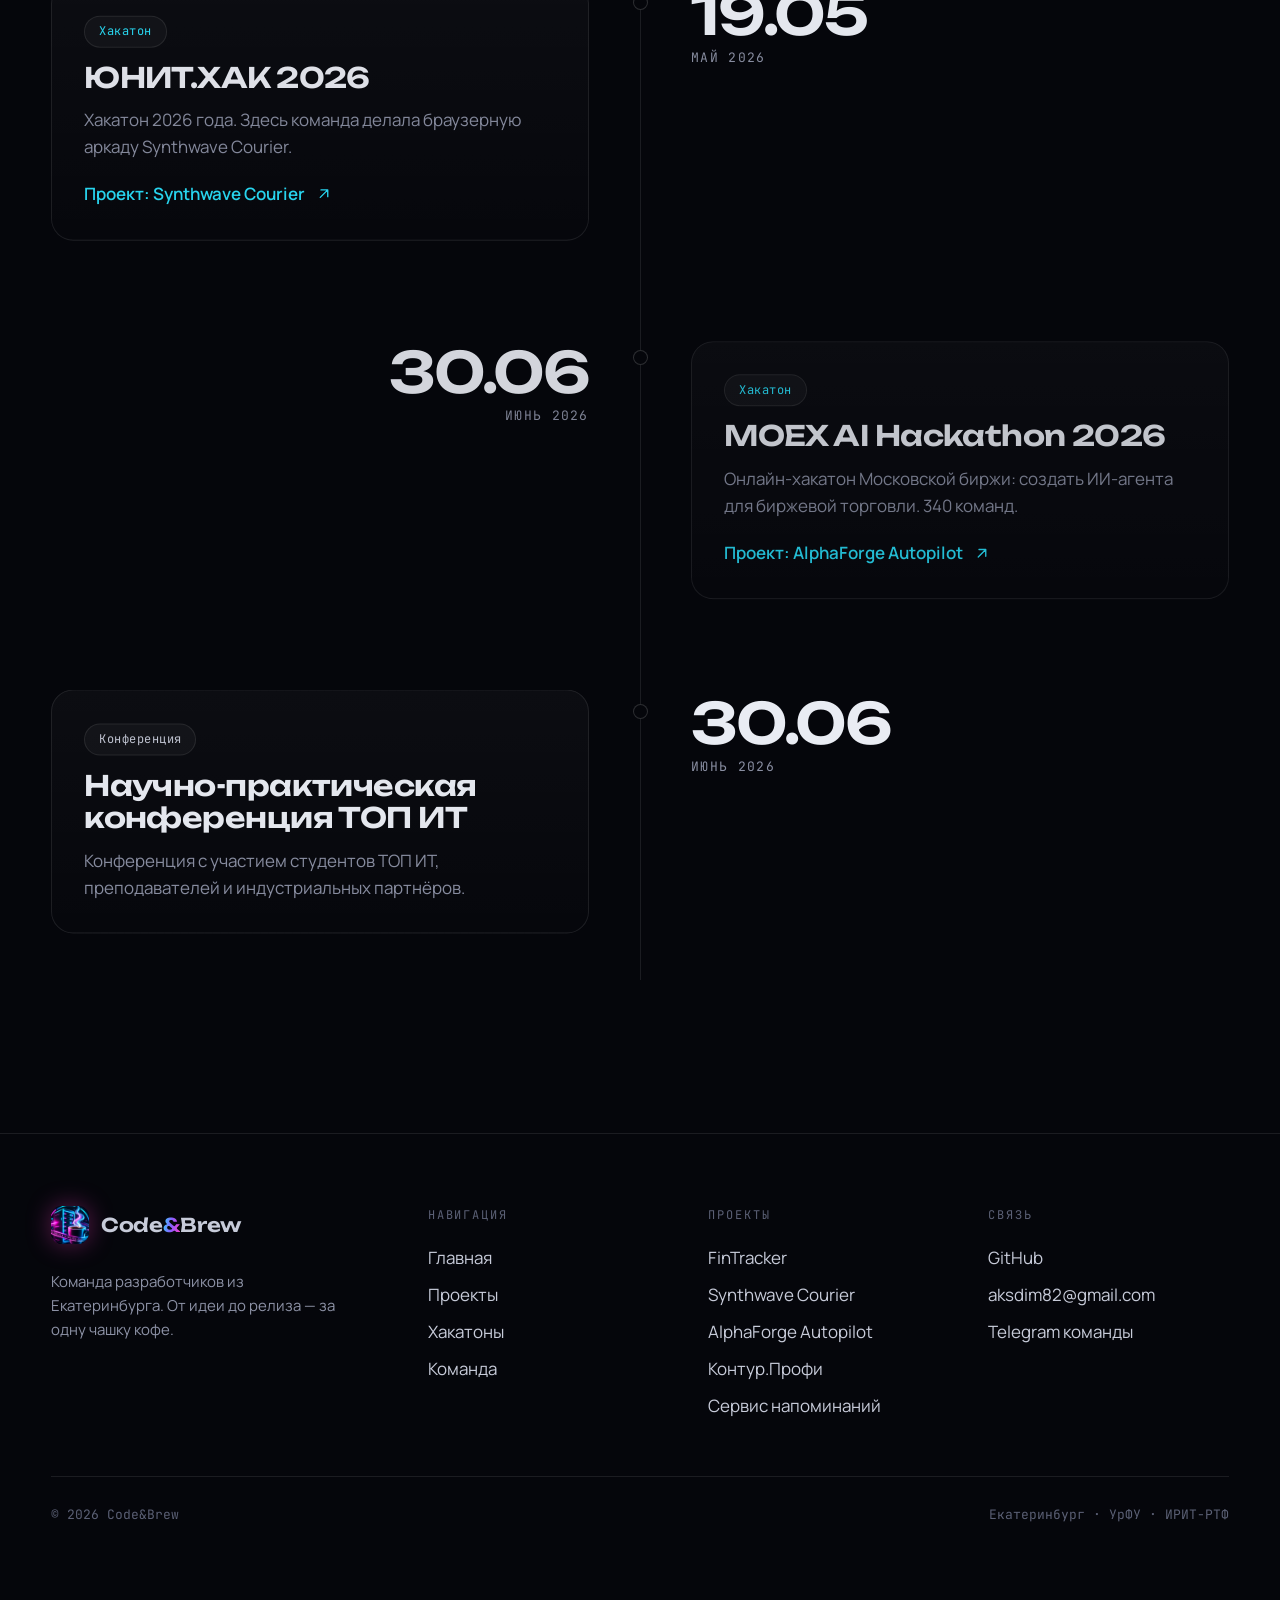
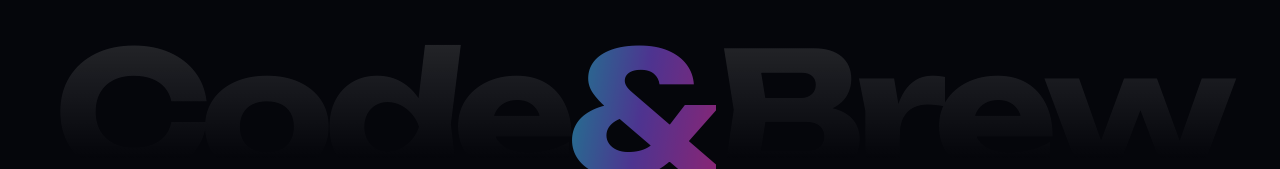
<file: events.html>
<!doctype html>
<html lang="ru">
<head>
  <meta charset="utf-8">
  <meta name="viewport" content="width=device-width, initial-scale=1">
  <title>Хакатоны и конференции — Code&amp;Brew</title>
  <meta name="description" content="Хакатоны и конференции, в которых участвовала команда Code&Brew.">
  <meta name="theme-color" content="#05060b">
  <link rel="icon" href="assets/img/brand/favicon.png">
  <link rel="preconnect" href="https://fonts.googleapis.com">
  <link rel="preconnect" href="https://fonts.gstatic.com" crossorigin>
  <link href="https://fonts.googleapis.com/css2?family=JetBrains+Mono:wght@400;500;600&family=Manrope:wght@400;500;600;700&family=Unbounded:wght@400;500;600;700&display=swap" rel="stylesheet">
  <link rel="stylesheet" href="assets/css/style.css?v=2">
  <script>document.documentElement.classList.add('js');</script>
</head>
<body data-page="events">

  <main>
    <section class="page-hero">
      <div class="container">
        <span class="eyebrow"><b>Хронология</b> сентябрь 2025 — июнь 2026</span>
        <h1 class="h-display" style="margin-top:28px" data-split>Хакатоны <br><span class="grad-text">и&nbsp;конференции</span></h1>
        <div class="page-hero__row">
          <p class="lead" data-reveal>Хакатоны — лучший тест для команды: жёсткий дедлайн, незнакомая задача и результат, который нужно показать жюри. Здесь все мероприятия, в которых Code&amp;Brew участвовала полным составом.</p>
          <div style="display:flex;gap:clamp(24px,4vw,56px)" data-reveal>
            <div><div class="page-hero__count" id="ev-count">00<sup>всего</sup></div></div>
          </div>
        </div>
        <div class="stats" style="grid-template-columns:repeat(3,1fr);margin-top:56px">
          <div class="stat" data-reveal><div class="stat__num" id="ev-hacks">0</div><p class="stat__label">хакатона, включая MOEX AI Hackathon</p></div>
          <div class="stat" data-reveal><div class="stat__num" id="ev-conf">0</div><p class="stat__label">научные конференции</p></div>
          <div class="stat" data-reveal><div class="stat__num">4</div><p class="stat__label">участника на каждом событии</p></div>
        </div>
      </div>
    </section>
    <section class="container" style="padding-bottom:clamp(96px,12vw,180px)">
      <div class="tl" id="timeline"></div>
    </section>
  </main>

  <script src="assets/vendor/gsap.min.js"></script>
  <script src="assets/vendor/ScrollTrigger.min.js"></script>
  <script src="assets/vendor/lenis.min.js"></script>
  <script src="assets/js/data.js?v=2"></script>
  <script src="assets/js/main.js?v=2"></script>
</body>
</html>
</file>
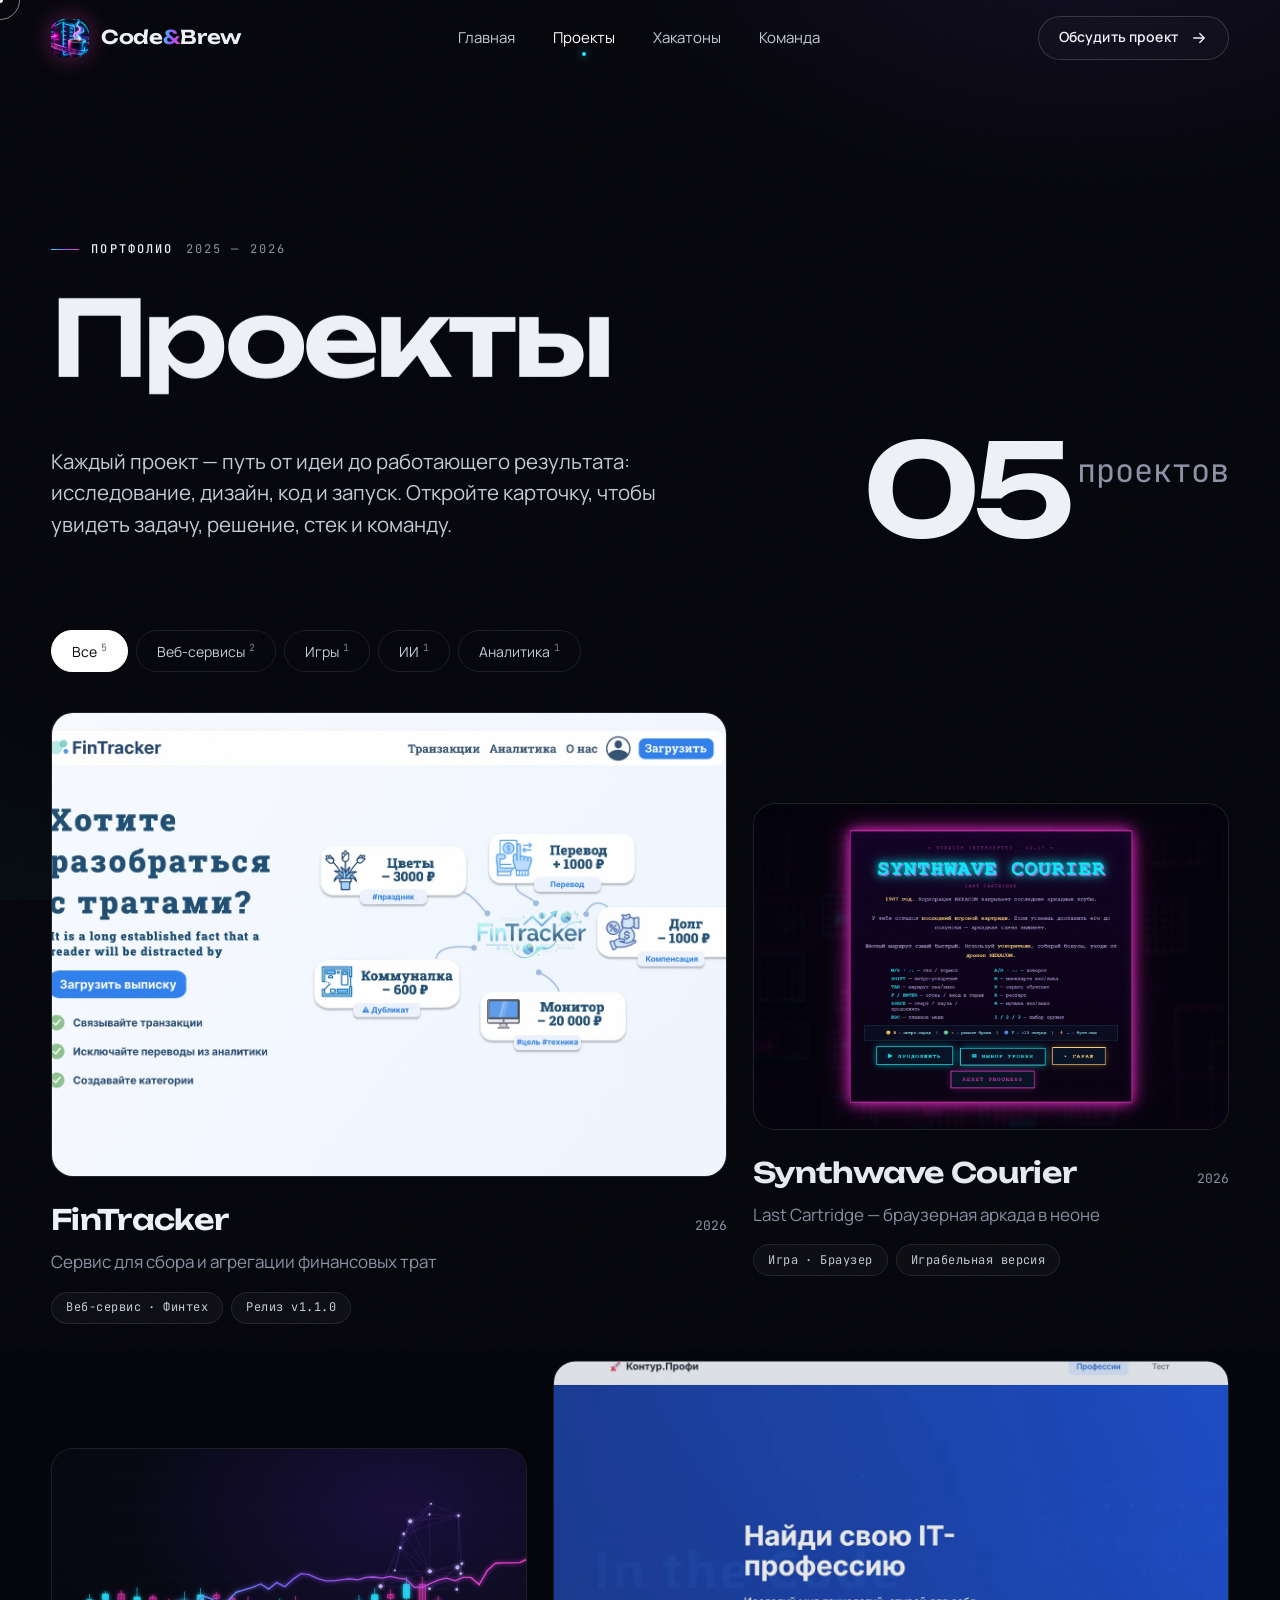
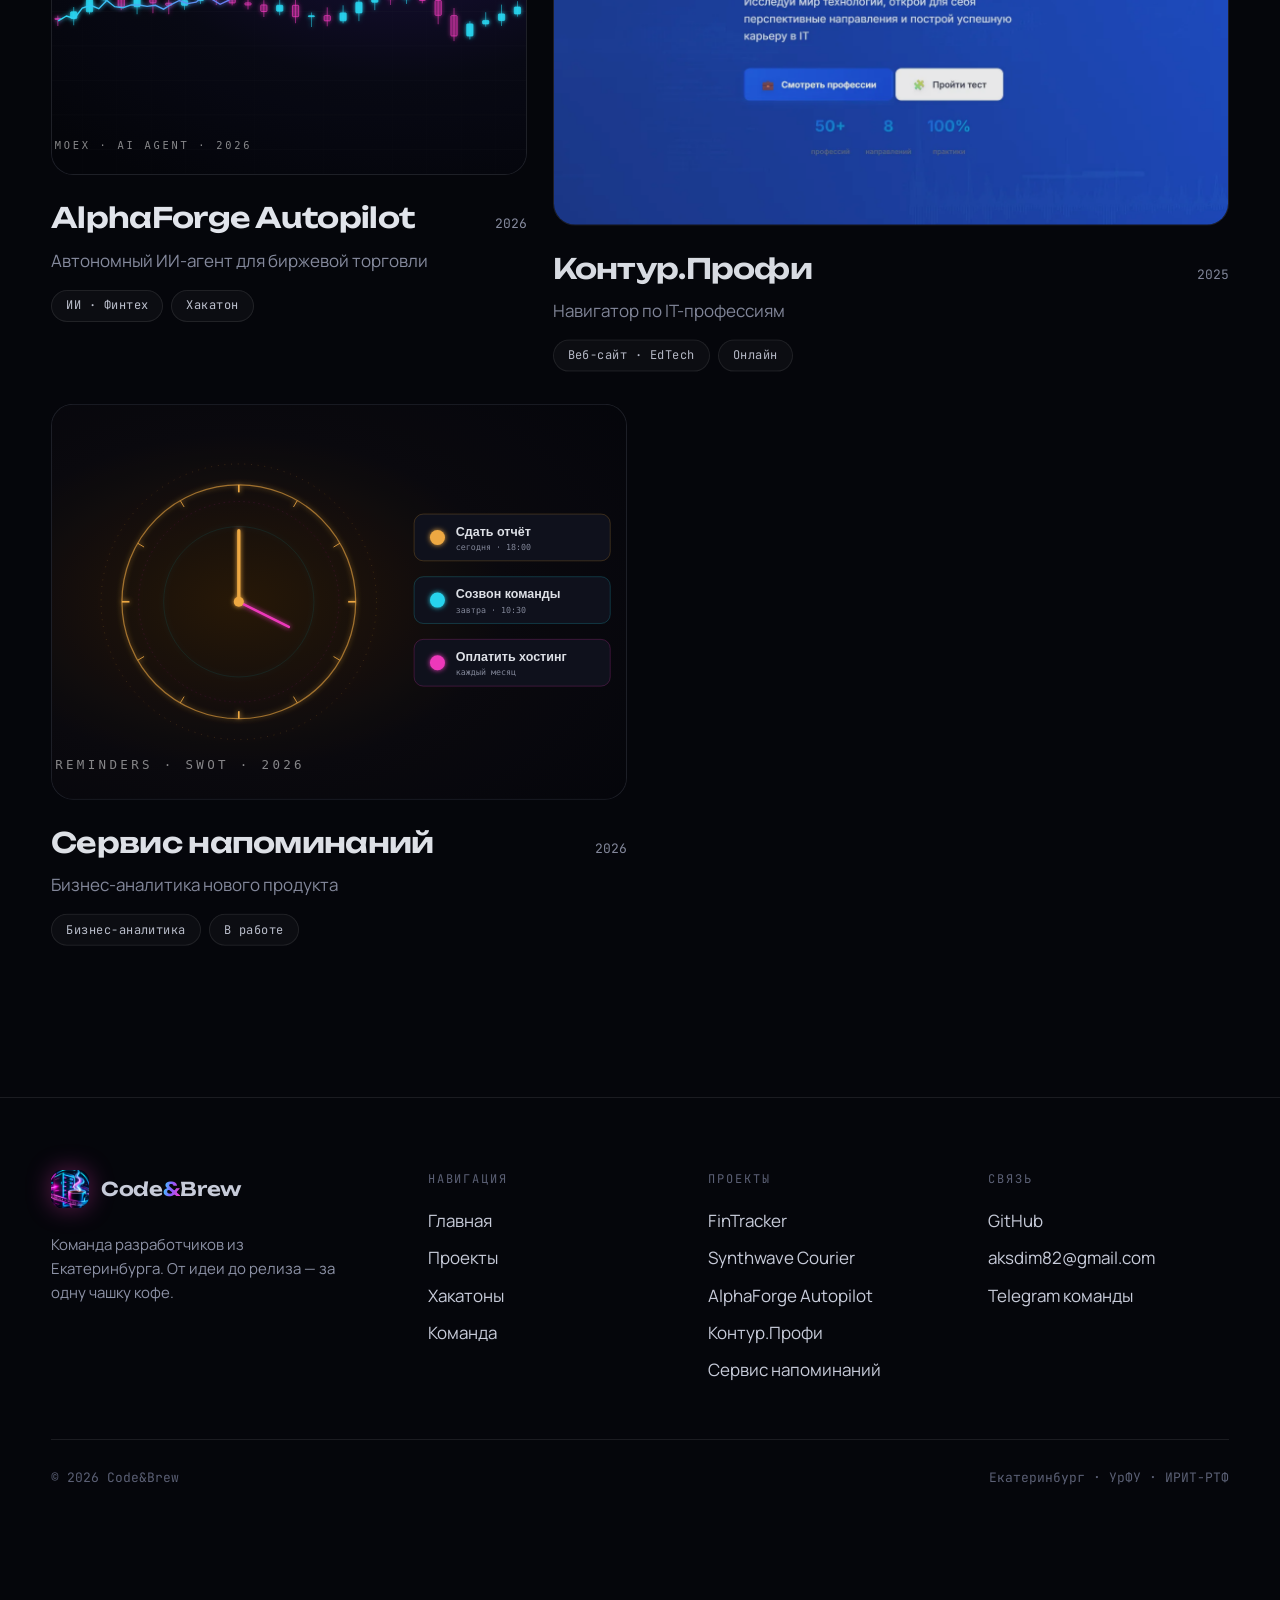
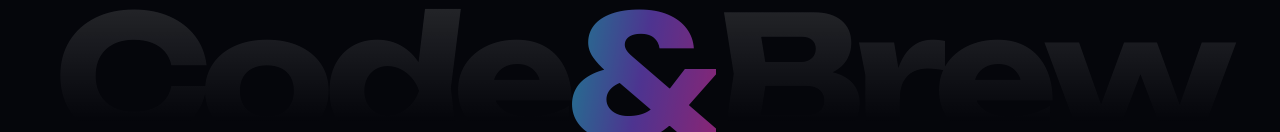
<file: project.html>
<!doctype html>
<html lang="ru">
<head>
  <meta charset="utf-8">
  <meta name="viewport" content="width=device-width, initial-scale=1">
  <title>Проект — Code&amp;Brew</title>
  <meta name="description" content="Проект команды Code&Brew.">
  <meta name="theme-color" content="#05060b">
  <link rel="icon" href="assets/img/brand/favicon.png">
  <link rel="preconnect" href="https://fonts.googleapis.com">
  <link rel="preconnect" href="https://fonts.gstatic.com" crossorigin>
  <link href="https://fonts.googleapis.com/css2?family=JetBrains+Mono:wght@400;500;600&family=Manrope:wght@400;500;600;700&family=Unbounded:wght@400;500;600;700&display=swap" rel="stylesheet">
  <link rel="stylesheet" href="assets/css/style.css?v=2">
  <script>document.documentElement.classList.add('js');</script>
</head>
<body data-page="project">

  <main id="project"></main>

  <script src="assets/vendor/gsap.min.js"></script>
  <script src="assets/vendor/ScrollTrigger.min.js"></script>
  <script src="assets/vendor/lenis.min.js"></script>
  <script src="assets/js/data.js?v=2"></script>
  <script src="assets/js/main.js?v=2"></script>
</body>
</html>
</file>
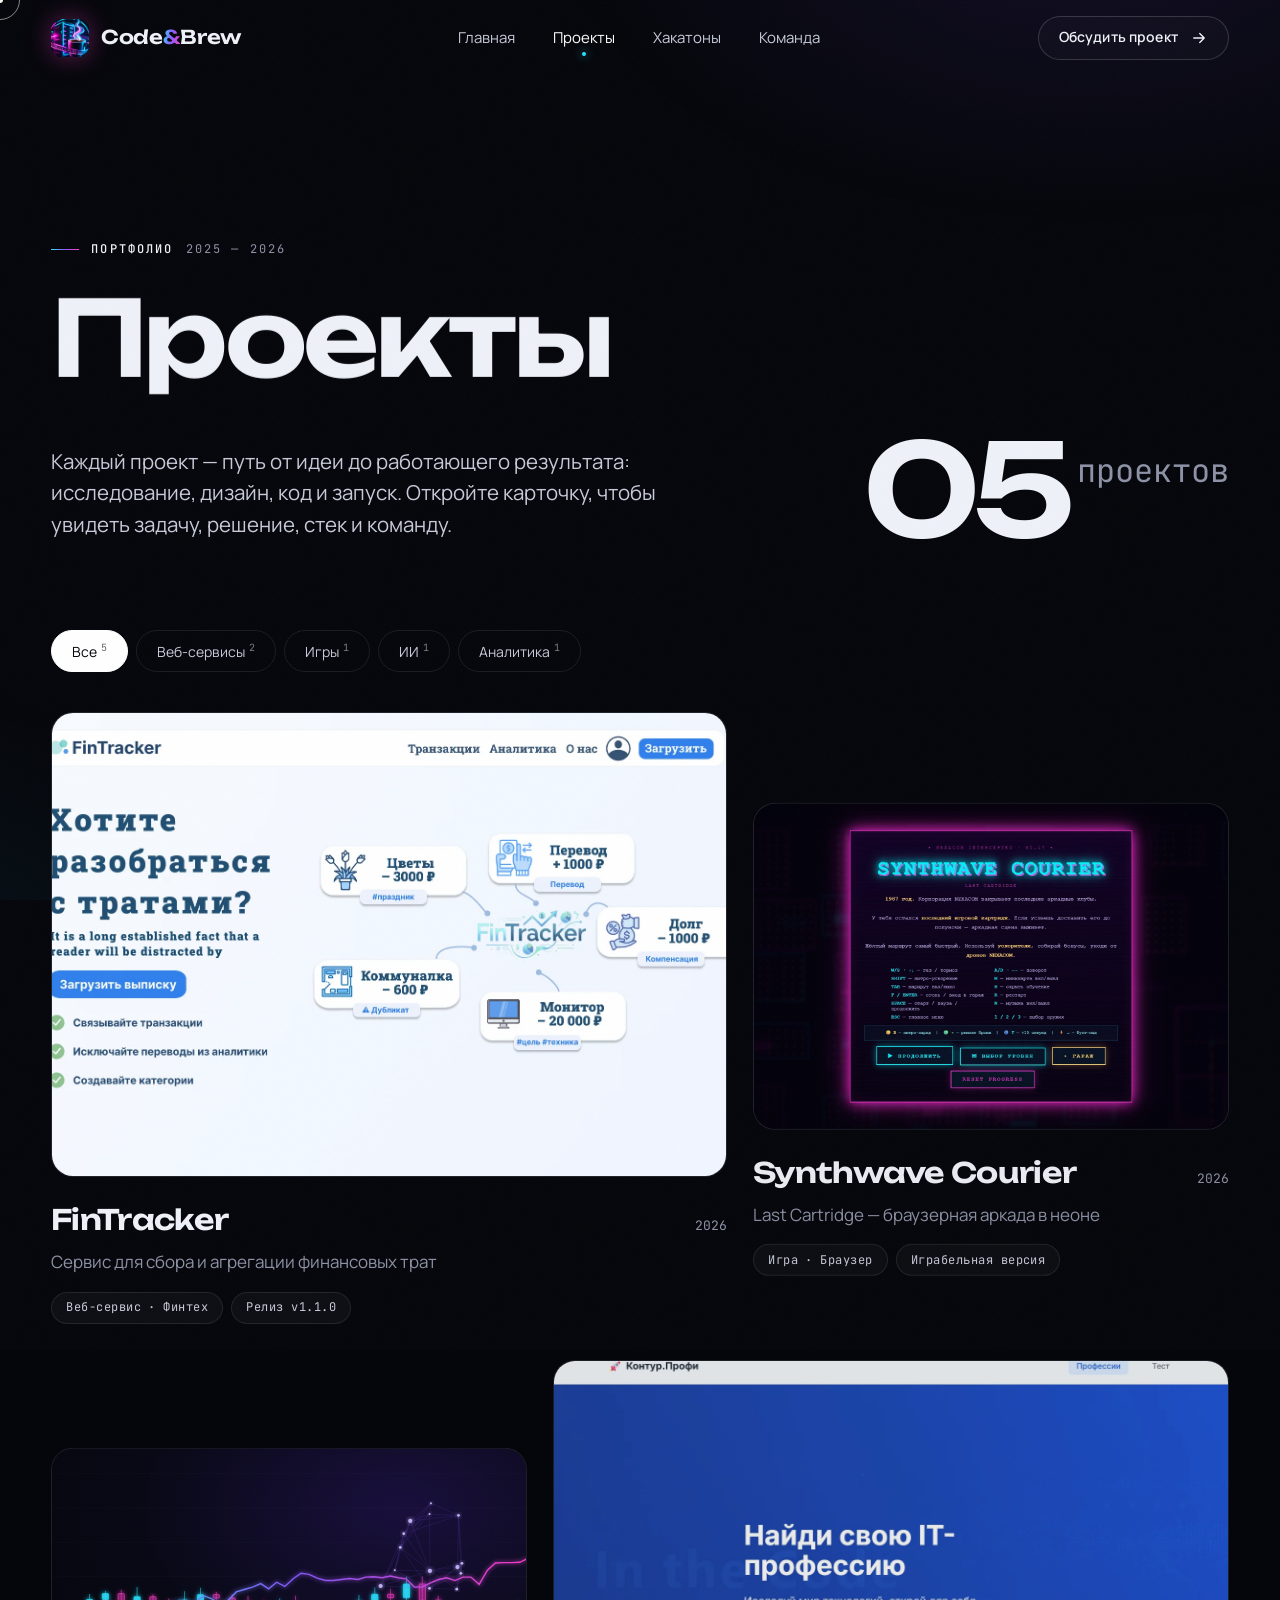
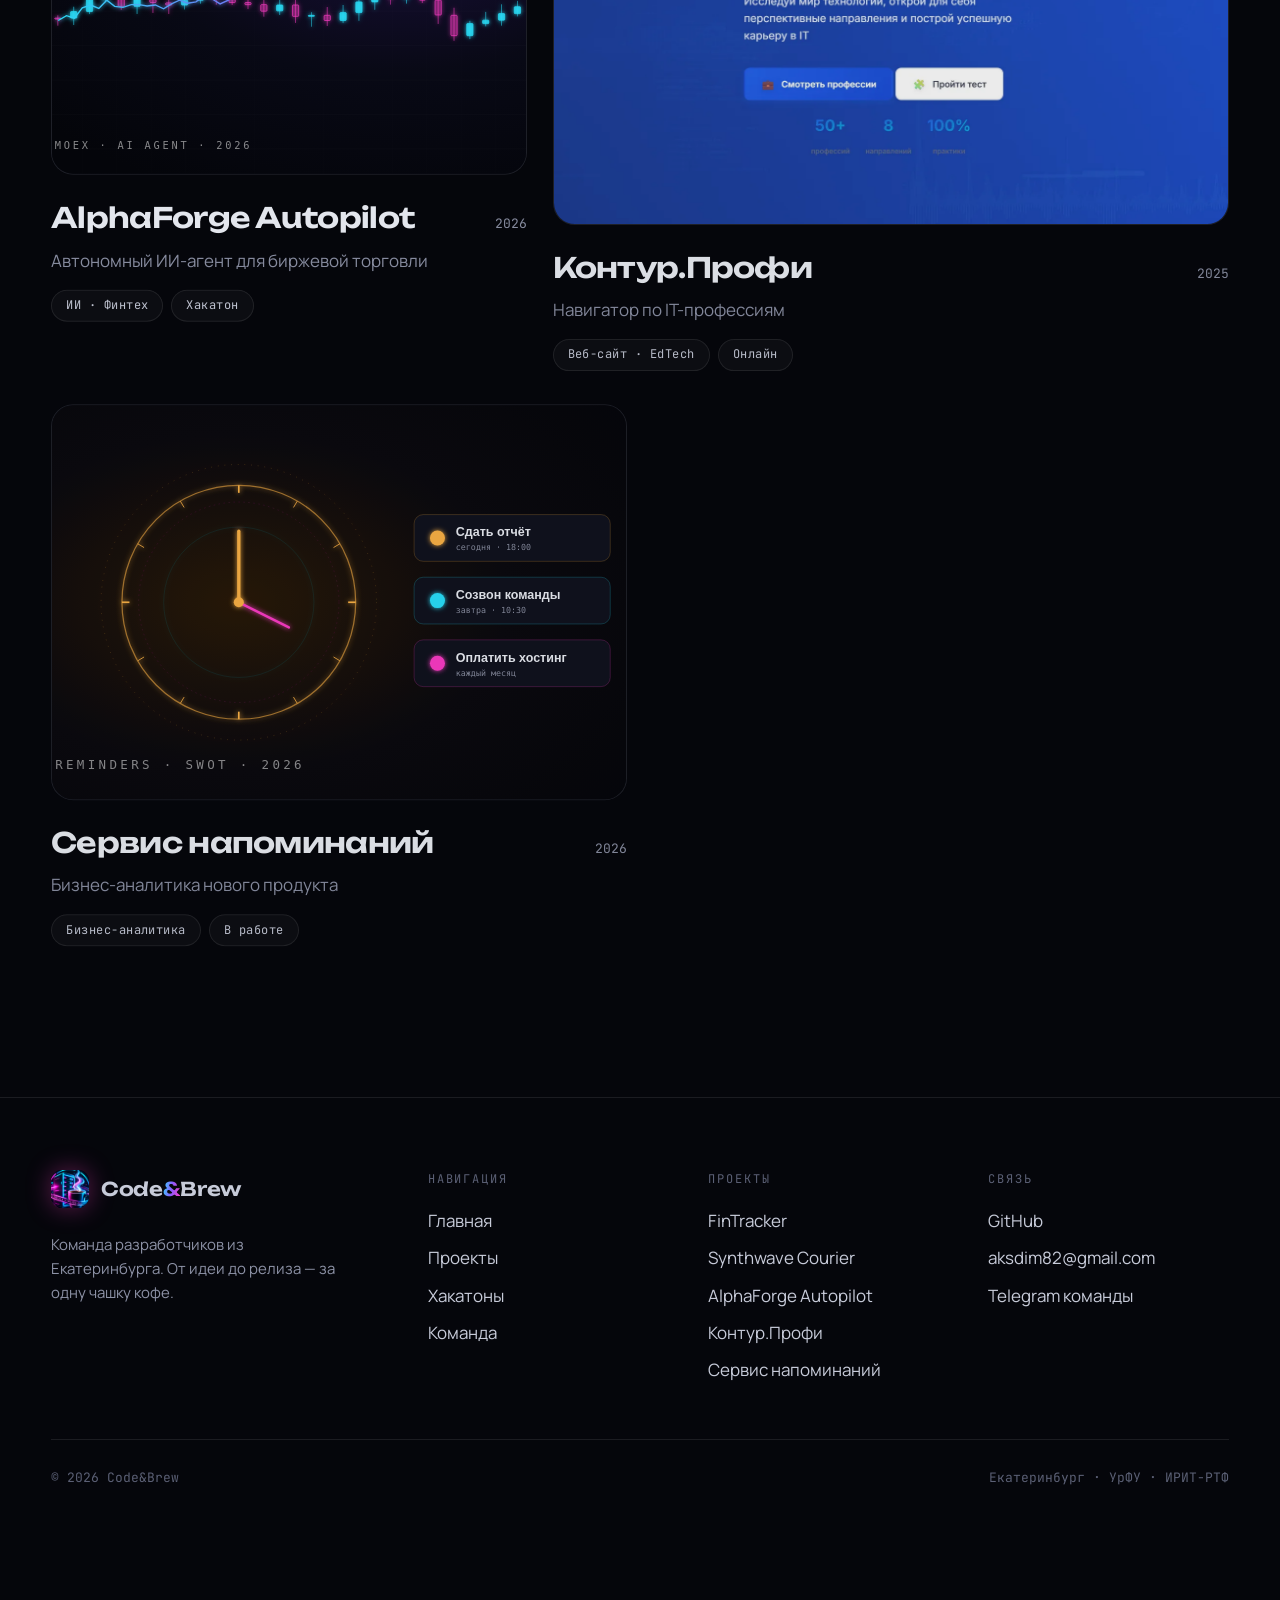
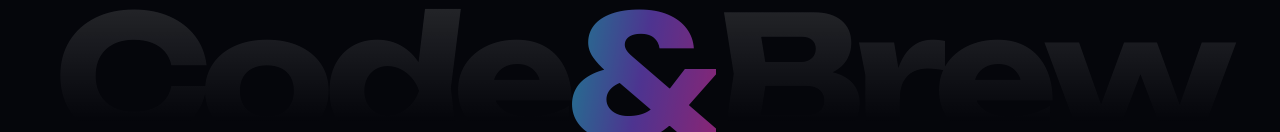
<file: projects.html>
<!doctype html>
<html lang="ru">
<head>
  <meta charset="utf-8">
  <meta name="viewport" content="width=device-width, initial-scale=1">
  <title>Проекты — Code&amp;Brew</title>
  <meta name="description" content="Проекты команды Code&Brew: веб-сервисы, игры, ИИ и аналитика.">
  <meta name="theme-color" content="#05060b">
  <link rel="icon" href="assets/img/brand/favicon.png">
  <link rel="preconnect" href="https://fonts.googleapis.com">
  <link rel="preconnect" href="https://fonts.gstatic.com" crossorigin>
  <link href="https://fonts.googleapis.com/css2?family=JetBrains+Mono:wght@400;500;600&family=Manrope:wght@400;500;600;700&family=Unbounded:wght@400;500;600;700&display=swap" rel="stylesheet">
  <link rel="stylesheet" href="assets/css/style.css?v=2">
  <script>document.documentElement.classList.add('js');</script>
</head>
<body data-page="projects">

  <main>
    <section class="page-hero">
      <div class="container">
        <span class="eyebrow"><b>Портфолио</b> 2025 — 2026</span>
        <h1 class="h-display" style="margin-top:28px" data-split>Проекты</h1>
        <div class="page-hero__row">
          <p class="lead" data-reveal>Каждый проект — путь от идеи до работающего результата: исследование, дизайн, код и запуск. Откройте карточку, чтобы увидеть задачу, решение, стек и команду.</p>
          <div class="page-hero__count" id="pcount" data-reveal>00<sup>проектов</sup></div>
        </div>
      </div>
    </section>
    <section class="container" style="padding-bottom:clamp(96px,12vw,180px)">
      <div class="filters" id="filters" data-reveal></div>
      <div class="pgrid" id="pgrid"></div>
    </section>
  </main>

  <script src="assets/vendor/gsap.min.js"></script>
  <script src="assets/vendor/ScrollTrigger.min.js"></script>
  <script src="assets/vendor/lenis.min.js"></script>
  <script src="assets/js/data.js?v=2"></script>
  <script src="assets/js/main.js?v=2"></script>
</body>
</html>
</file>
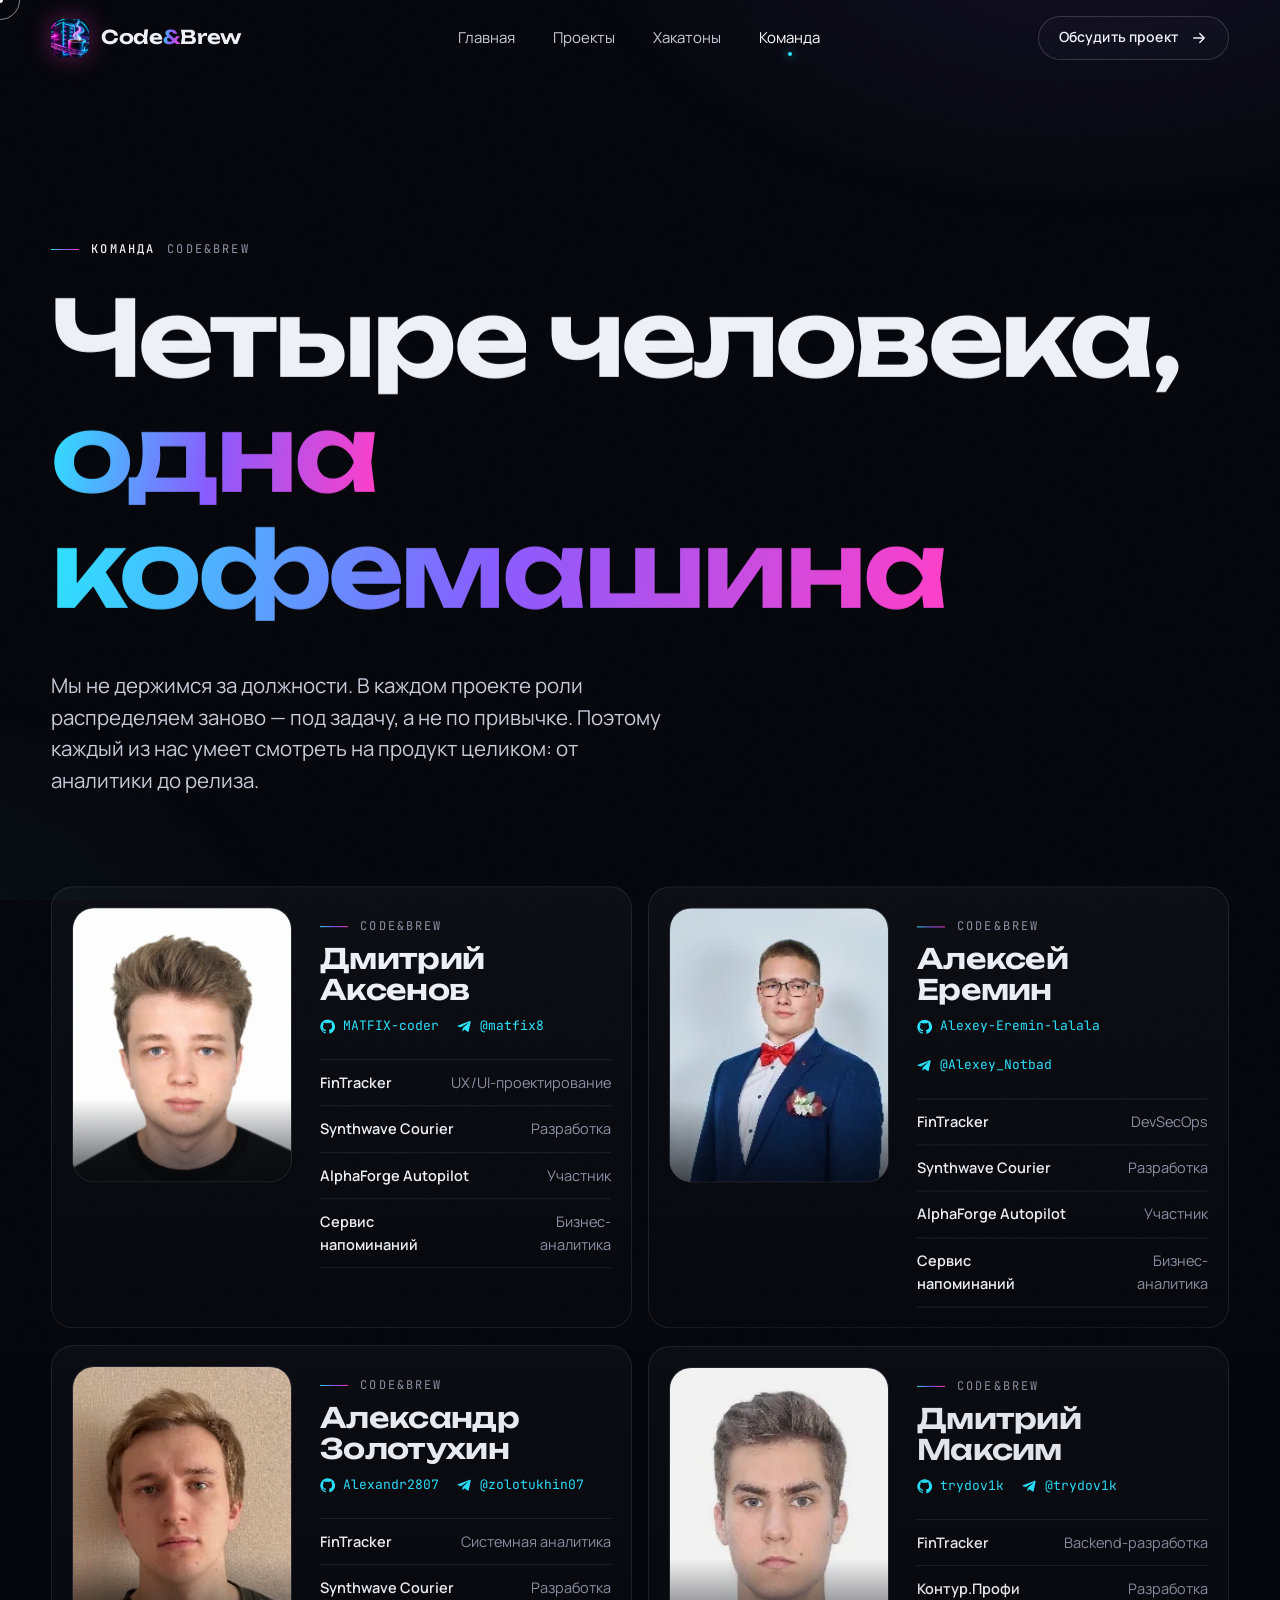
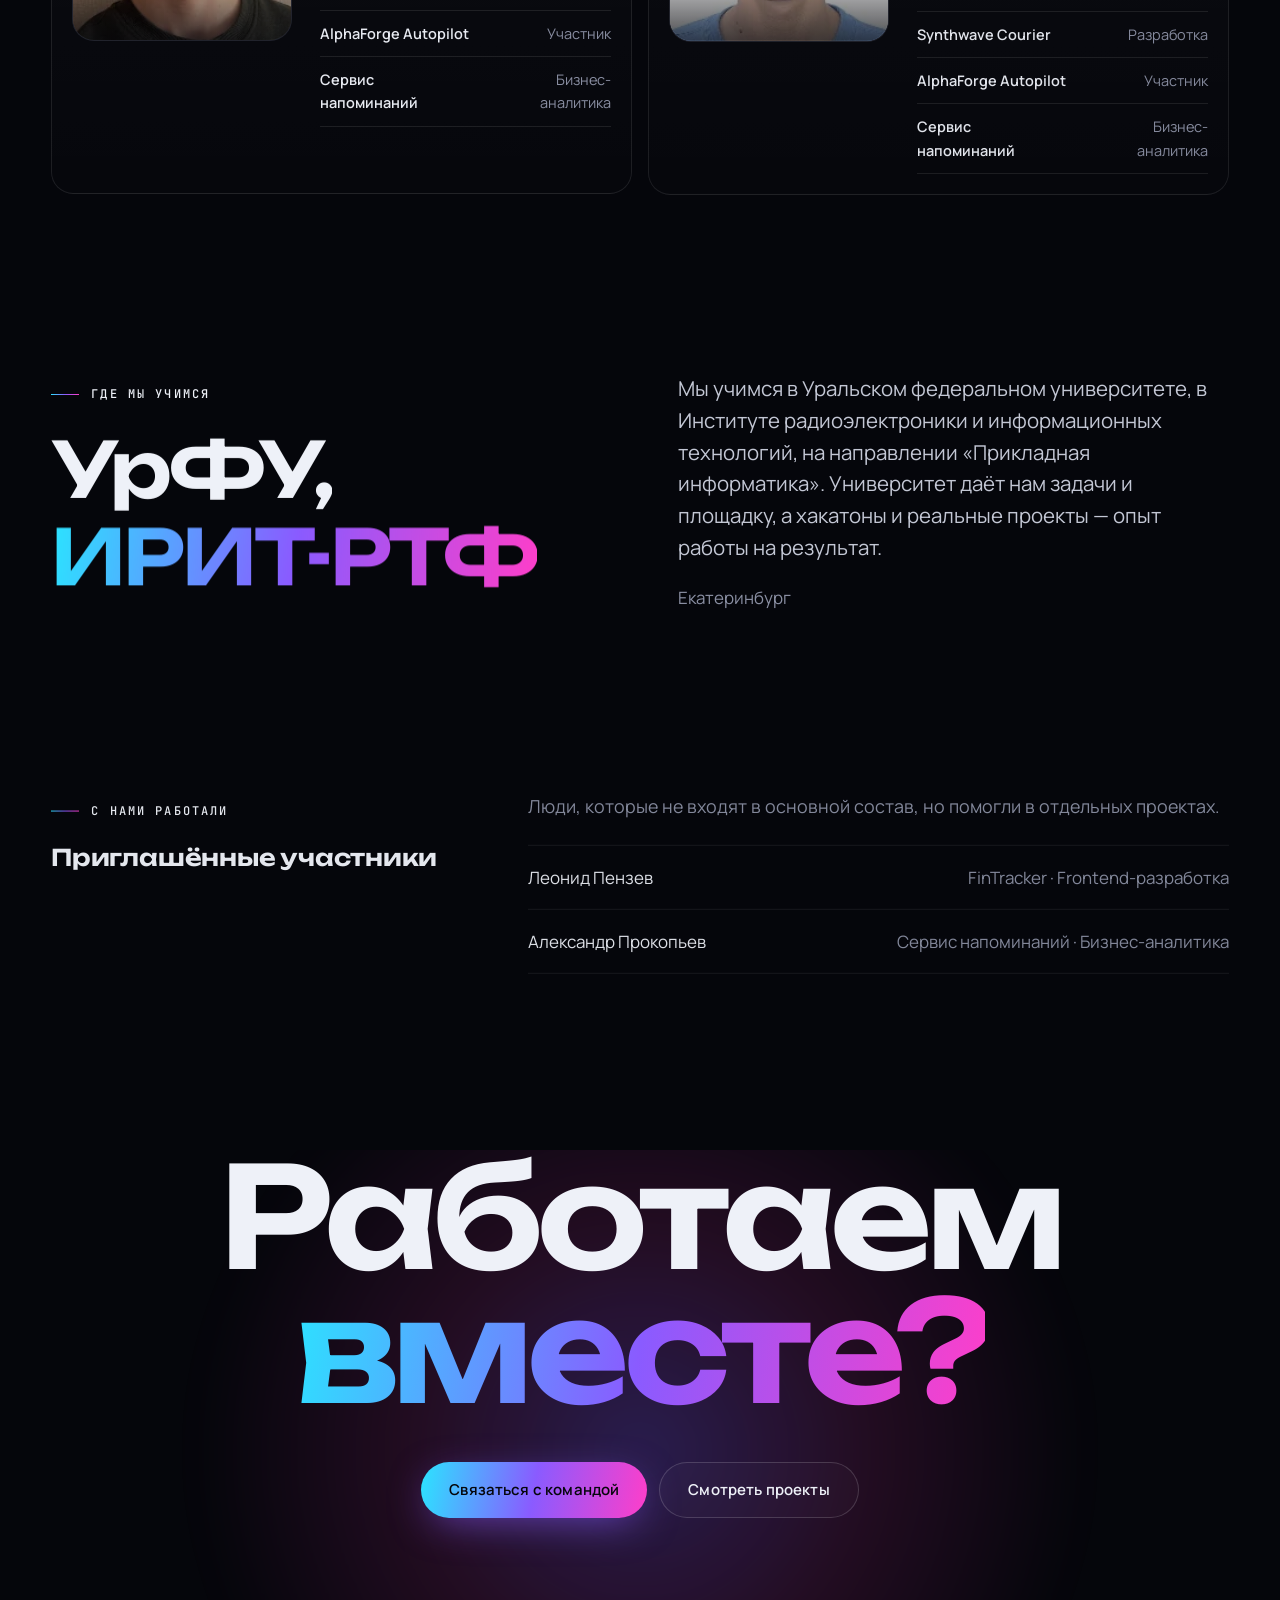
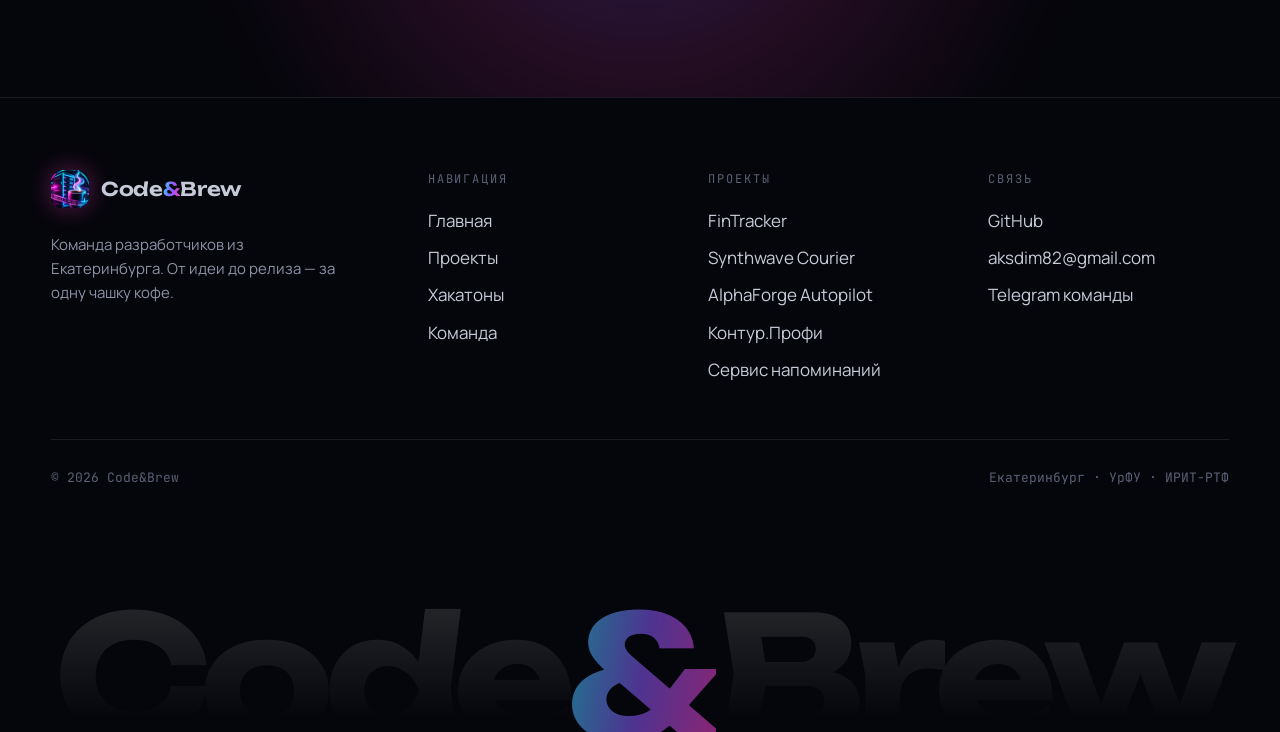
<file: team.html>
<!doctype html>
<html lang="ru">
<head>
  <meta charset="utf-8">
  <meta name="viewport" content="width=device-width, initial-scale=1">
  <title>Команда — Code&amp;Brew</title>
  <meta name="description" content="Команда разработчиков Code&Brew.">
  <meta name="theme-color" content="#05060b">
  <link rel="icon" href="assets/img/brand/favicon.png">
  <link rel="preconnect" href="https://fonts.googleapis.com">
  <link rel="preconnect" href="https://fonts.gstatic.com" crossorigin>
  <link href="https://fonts.googleapis.com/css2?family=JetBrains+Mono:wght@400;500;600&family=Manrope:wght@400;500;600;700&family=Unbounded:wght@400;500;600;700&display=swap" rel="stylesheet">
  <link rel="stylesheet" href="assets/css/style.css?v=2">
  <script>document.documentElement.classList.add('js');</script>
</head>
<body data-page="team">

  <main>
    <section class="page-hero">
      <div class="container">
        <span class="eyebrow"><b>Команда</b> Code&amp;Brew</span>
        <h1 class="h-display" style="margin-top:28px" data-split>Четыре человека, <br><span class="grad-text">одна кофемашина</span></h1>
        <div class="page-hero__row">
          <p class="lead" data-reveal>Мы не держимся за должности. В каждом проекте роли распределяем заново — под задачу, а не по привычке. Поэтому каждый из нас умеет смотреть на продукт целиком: от аналитики до релиза.</p>
        </div>
      </div>
    </section>
    <section class="container">
      <div class="team-big" id="team-big"></div>
    </section>

    <section class="section">
      <div class="container uni">
        <div>
          <span class="eyebrow"><b>Где мы учимся</b></span>
          <p class="uni__big" style="margin-top:28px" data-split>УрФУ, <span class="grad-text">ИРИТ-РТФ</span></p>
        </div>
        <div data-reveal>
          <p class="lead">Мы учимся в Уральском федеральном университете, в Институте радиоэлектроники и информационных технологий, на направлении «Прикладная информатика». Университет даёт нам задачи и площадку, а хакатоны и реальные проекты — опыт работы на результат.</p>
          <p class="muted" style="margin-top:20px">Екатеринбург</p>
        </div>
      </div>
    </section>

    <section class="section" style="padding-top:0">
      <div class="container proj-body">
        <h2 class="h-card" data-reveal><span class="eyebrow"><b>С нами работали</b></span><br><br>Приглашённые участники</h2>
        <div data-reveal>
          <p style="color:var(--muted);margin-bottom:24px">Люди, которые не входят в основной состав, но помогли в отдельных проектах.</p>
          <ul class="people" id="guests"></ul>
        </div>
      </div>
    </section>

    <section class="section cta" style="padding-top:0">
      <div class="cta__glow" aria-hidden="true"></div>
      <div class="container">
        <h2 class="cta__title">Работаем <span class="grad-text">вместе?</span></h2>
        <div class="cta__btns">
          <span class="magnetic" data-magnetic="0.4"><a class="btn btn--primary" href="index.html#contact">Связаться с командой</a></span>
          <span class="magnetic" data-magnetic="0.4"><a class="btn" href="projects.html">Смотреть проекты</a></span>
        </div>
      </div>
    </section>
  </main>

  <script src="assets/vendor/gsap.min.js"></script>
  <script src="assets/vendor/ScrollTrigger.min.js"></script>
  <script src="assets/vendor/lenis.min.js"></script>
  <script src="assets/js/data.js?v=2"></script>
  <script src="assets/js/main.js?v=2"></script>
</body>
</html>
</file>
<file: assets/css/style.css>
/* ==========================================================================
   Code&Brew — стили сайта
   ========================================================================== */

:root {
  --bg: #05060b;
  --bg-2: #0a0c15;
  --surface: rgba(255, 255, 255, 0.035);
  --surface-2: rgba(255, 255, 255, 0.06);
  --line: rgba(255, 255, 255, 0.09);
  --line-2: rgba(255, 255, 255, 0.16);
  --text: #eef1f8;
  --muted: #8d92a6;
  --dim: #5b6075;
  --cyan: #2be4ff;
  --violet: #8a5bff;
  --magenta: #ff3ec9;
  --amber: #ffb547;
  --grad: linear-gradient(100deg, var(--cyan) 0%, var(--violet) 50%, var(--magenta) 100%);
  --font-display: 'Unbounded', 'Manrope', system-ui, sans-serif;
  --font-body: 'Manrope', system-ui, -apple-system, 'Segoe UI', sans-serif;
  --font-mono: 'JetBrains Mono', ui-monospace, 'Cascadia Code', monospace;
  --gutter: clamp(16px, 4vw, 56px);
  --maxw: 1440px;
  --radius: 22px;
  --ease: cubic-bezier(0.22, 1, 0.36, 1);
  --header-h: 76px;
}

*, *::before, *::after { box-sizing: border-box; }
html { -webkit-text-size-adjust: 100%; }
html.lenis, html.lenis body { height: auto; }
.lenis.lenis-smooth { scroll-behavior: auto !important; }
.lenis.lenis-stopped { overflow: hidden; }

body {
  margin: 0;
  background: var(--bg);
  color: var(--text);
  font-family: var(--font-body);
  font-size: 17px;
  line-height: 1.6;
  -webkit-font-smoothing: antialiased;
  -moz-osx-font-smoothing: grayscale;
  overflow-x: hidden;
}
body::before { /* мягкое свечение фона */
  content: '';
  position: fixed; inset: 0;
  background:
    radial-gradient(60vw 50vh at 85% -10%, rgba(138, 91, 255, 0.10), transparent 70%),
    radial-gradient(50vw 50vh at -10% 110%, rgba(43, 228, 255, 0.06), transparent 70%);
  pointer-events: none; z-index: -1;
}
body::after { /* плёночное зерно */
  content: '';
  position: fixed; inset: -50%;
  background-image: url("data:image/svg+xml,%3Csvg xmlns='http://www.w3.org/2000/svg' width='180' height='180'%3E%3Cfilter id='n'%3E%3CfeTurbulence type='fractalNoise' baseFrequency='.9' numOctaves='2' stitchTiles='stitch'/%3E%3C/filter%3E%3Crect width='100%25' height='100%25' filter='url(%23n)' opacity='.55'/%3E%3C/svg%3E");
  opacity: 0.05;
  pointer-events: none; z-index: 9990;
  animation: grain 1.2s steps(6) infinite;
}
@keyframes grain {
  0% { transform: translate(0, 0); } 20% { transform: translate(-3%, 2%); } 40% { transform: translate(2%, -3%); }
  60% { transform: translate(-2%, -1%); } 80% { transform: translate(3%, 3%); } 100% { transform: translate(0, 0); }
}

img, svg, video, canvas { display: block; max-width: 100%; }
a { color: inherit; text-decoration: none; }
button { font: inherit; color: inherit; background: none; border: 0; cursor: pointer; padding: 0; }
ul, ol { margin: 0; padding: 0; list-style: none; }
h1, h2, h3, h4, p { margin: 0; }
::selection { background: var(--magenta); color: #fff; }
:focus-visible { outline: 2px solid var(--cyan); outline-offset: 4px; border-radius: 6px; }

.container { width: 100%; max-width: var(--maxw); margin: 0 auto; padding: 0 var(--gutter); }
.sr-only { position: absolute; width: 1px; height: 1px; overflow: hidden; clip: rect(0 0 0 0); white-space: nowrap; }
.grad-text { background: var(--grad); -webkit-background-clip: text; background-clip: text; color: transparent; }
.mono { font-family: var(--font-mono); }

/* ---------- Типографика ---------- */
.eyebrow {
  display: inline-flex; align-items: center; gap: 12px;
  font-family: var(--font-mono); font-size: 12px; letter-spacing: 0.18em; text-transform: uppercase;
  color: var(--muted);
}
.eyebrow::before { content: ''; width: 28px; height: 1px; background: var(--grad); }
.eyebrow b { color: var(--text); font-weight: 500; }
.h-display {
  font-family: var(--font-display); font-weight: 600;
  font-size: clamp(40px, 8.2vw, 136px); line-height: 0.98; letter-spacing: -0.035em;
}
.h-section {
  font-family: var(--font-display); font-weight: 600;
  font-size: clamp(32px, 5.2vw, 80px); line-height: 1.02; letter-spacing: -0.03em;
}
.h-card { font-family: var(--font-display); font-weight: 600; font-size: clamp(20px, 1.8vw, 26px); line-height: 1.15; letter-spacing: -0.01em; }
.lead { font-size: clamp(18px, 1.6vw, 22px); line-height: 1.55; color: #c7cbd9; max-width: 62ch; }
.muted { color: var(--muted); }

.section { padding: clamp(96px, 14vw, 200px) 0; position: relative; }
.section-head { display: grid; gap: 24px; margin-bottom: clamp(48px, 7vw, 96px); }
.section-head--split { grid-template-columns: 1fr auto; align-items: end; }

/* ---------- Кнопки ---------- */
.btn {
  --h: 56px;
  position: relative; display: inline-flex; align-items: center; gap: 12px;
  height: var(--h); padding: 0 28px; border-radius: 999px;
  font-weight: 600; font-size: 15px; letter-spacing: 0.01em;
  border: 1px solid var(--line-2); background: rgba(255, 255, 255, 0.02);
  overflow: hidden; isolation: isolate; white-space: nowrap;
  transition: border-color 0.4s var(--ease), color 0.4s var(--ease);
}
.btn::before {
  content: ''; position: absolute; inset: 0; z-index: -1;
  background: var(--text); border-radius: inherit;
  transform: translateY(101%); transition: transform 0.55s var(--ease);
}
.btn:hover { color: var(--bg); border-color: var(--text); }
.btn:hover::before { transform: translateY(0); }
.btn .arrow { width: 18px; height: 18px; transition: transform 0.5s var(--ease); }
.btn:hover .arrow { transform: translateX(4px) rotate(-45deg); }
.btn--primary { border: 0; color: #05060b; background: var(--grad); box-shadow: 0 10px 40px -10px rgba(138, 91, 255, 0.7); }
.btn--primary::before { background: #fff; }
.btn--sm { --h: 44px; padding: 0 20px; font-size: 14px; }
.btn[aria-disabled='true'] { opacity: 0.45; pointer-events: none; }

.link-u { position: relative; }
.link-u::after {
  content: ''; position: absolute; left: 0; bottom: -2px; width: 100%; height: 1px; background: currentColor;
  transform: scaleX(0); transform-origin: right; transition: transform 0.5s var(--ease);
}
.link-u:hover::after { transform: scaleX(1); transform-origin: left; }

.chip {
  display: inline-flex; align-items: center; height: 32px; padding: 0 14px; border-radius: 999px;
  border: 1px solid var(--line); background: var(--surface);
  font-family: var(--font-mono); font-size: 12px; letter-spacing: 0.04em; color: #c7cbd9; white-space: nowrap;
}

/* ---------- Шапка ---------- */
.site-header {
  position: fixed; inset: 0 0 auto; z-index: 900; height: var(--header-h);
  transition: transform 0.6s var(--ease), background 0.4s, border-color 0.4s;
  border-bottom: 1px solid transparent;
}
.site-header.is-scrolled { background: rgba(5, 6, 11, 0.6); backdrop-filter: blur(18px) saturate(140%); -webkit-backdrop-filter: blur(18px) saturate(140%); border-color: var(--line); }
.site-header.is-hidden { transform: translateY(-100%); }
.site-header .container { height: 100%; display: flex; align-items: center; justify-content: space-between; gap: 24px; }
.logo { display: inline-flex; align-items: center; gap: 12px; font-family: var(--font-display); font-weight: 600; font-size: 19px; letter-spacing: -0.02em; }
.logo img { width: 38px; height: 38px; border-radius: 11px; box-shadow: 0 0 24px rgba(255, 62, 201, 0.35); }
.logo .amp { background: var(--grad); -webkit-background-clip: text; background-clip: text; color: transparent; }
.nav { display: flex; align-items: center; gap: 6px; }
.nav a {
  position: relative; padding: 8px 16px; border-radius: 999px; font-size: 15px; color: #c7cbd9;
  transition: color 0.3s, background 0.3s;
}
.nav a:hover { color: #fff; background: var(--surface-2); }
.nav a[aria-current='page'] { color: #fff; }
.nav a[aria-current='page']::after { content: ''; position: absolute; left: 50%; bottom: 2px; width: 4px; height: 4px; margin-left: -2px; border-radius: 50%; background: var(--cyan); box-shadow: 0 0 10px var(--cyan); }
.header-actions { display: flex; align-items: center; gap: 12px; }
.burger { display: none; width: 48px; height: 48px; border-radius: 50%; border: 1px solid var(--line-2); position: relative; }
.burger span { position: absolute; left: 14px; right: 14px; height: 1.5px; background: #fff; transition: transform 0.5s var(--ease), top 0.5s var(--ease); }
.burger span:nth-child(1) { top: 19px; } .burger span:nth-child(2) { top: 27px; }
.menu-open .burger span:nth-child(1) { top: 23px; transform: rotate(45deg); }
.menu-open .burger span:nth-child(2) { top: 23px; transform: rotate(-45deg); }

.mobile-menu {
  position: fixed; inset: 0; z-index: 850; background: rgba(5, 6, 11, 0.96); backdrop-filter: blur(20px);
  display: flex; flex-direction: column; justify-content: center; padding: 0 var(--gutter);
  clip-path: inset(0 0 100% 0); transition: clip-path 0.8s var(--ease); pointer-events: none;
}
.menu-open .mobile-menu { clip-path: inset(0 0 0 0); pointer-events: auto; }
.mobile-menu a { font-family: var(--font-display); font-size: clamp(36px, 10vw, 64px); font-weight: 600; letter-spacing: -0.03em; line-height: 1.25; display: block; }
.mobile-menu a span { font-family: var(--font-mono); font-size: 13px; color: var(--muted); margin-right: 14px; vertical-align: middle; letter-spacing: 0; }
.mobile-menu .mm-foot { margin-top: 48px; color: var(--muted); font-size: 14px; }

/* ---------- Курсор ---------- */
.cursor, .cursor-dot { position: fixed; top: 0; left: 0; z-index: 9999; pointer-events: none; border-radius: 50%; }
.cursor-dot { width: 6px; height: 6px; margin: -3px 0 0 -3px; background: #fff; mix-blend-mode: difference; }
.cursor {
  width: 40px; height: 40px; margin: -20px 0 0 -20px; border: 1px solid rgba(255, 255, 255, 0.5);
  display: grid; place-items: center; transition: width 0.45s var(--ease), height 0.45s var(--ease), margin 0.45s var(--ease), background 0.45s, border-color 0.45s;
}
.cursor span { font-family: var(--font-mono); font-size: 11px; letter-spacing: 0.12em; text-transform: uppercase; color: #05060b; opacity: 0; transition: opacity 0.3s; }
.cursor.is-hover { width: 64px; height: 64px; margin: -32px 0 0 -32px; border-color: var(--cyan); background: rgba(43, 228, 255, 0.08); }
.cursor.is-label { width: 104px; height: 104px; margin: -52px 0 0 -52px; background: #fff; border-color: #fff; }
.cursor.is-label span { opacity: 1; }
@media (hover: none), (pointer: coarse) { .cursor, .cursor-dot { display: none; } }

/* ---------- Прелоадер и переходы ---------- */
.preloader {
  position: fixed; inset: 0; z-index: 9995; background: var(--bg);
  display: grid; place-items: center; overflow: hidden;
}
.preloader__inner { width: min(560px, 86vw); }
.preloader__top { display: flex; justify-content: space-between; align-items: end; font-family: var(--font-mono); font-size: 12px; letter-spacing: 0.16em; text-transform: uppercase; color: var(--muted); margin-bottom: 16px; }
.preloader__count { font-family: var(--font-display); font-size: clamp(64px, 14vw, 160px); font-weight: 600; letter-spacing: -0.04em; line-height: 0.9; }
.preloader__bar { height: 2px; background: var(--line); margin-top: 22px; overflow: hidden; }
.preloader__bar i { display: block; height: 100%; width: 100%; background: var(--grad); transform-origin: left; transform: scaleX(0); }
.preloader__cup { width: 64px; height: 64px; border-radius: 16px; margin-bottom: 28px; box-shadow: 0 0 40px rgba(255, 62, 201, 0.4); }

.page-wipe { position: fixed; inset: 0; z-index: 9994; pointer-events: none; display: grid; grid-template-columns: repeat(5, 1fr); }
.page-wipe i { background: #0b0d18; transform: scaleY(0); transform-origin: bottom; border-right: 1px solid rgba(255,255,255,0.03); }

/* ---------- Анимации появления ---------- */
.js [data-reveal] { opacity: 0; transform: translateY(40px); }
.js [data-reveal='fade'] { transform: none; }
.js [data-reveal='scale'] { transform: scale(0.94); }
.split-line { display: block; overflow: hidden; padding-bottom: 0.08em; margin-bottom: -0.08em; }
.split-line > span { display: inline-block; will-change: transform; }
.js [data-split] .split-line > span { transform: translateY(110%); }
.word { display: inline-block; }

/* ---------- HERO ---------- */
.hero { position: relative; height: 100svh; min-height: 640px; overflow: hidden; }
.hero__canvas { position: absolute; inset: 0; z-index: 0; }
.hero__canvas canvas { width: 100% !important; height: 100% !important; }
.hero__fallback { position: absolute; right: 6vw; top: 50%; width: min(46vw, 620px); transform: translateY(-50%); opacity: 0; transition: opacity 1s; border-radius: 32px; mask-image: radial-gradient(closest-side, #000 70%, transparent); -webkit-mask-image: radial-gradient(closest-side, #000 70%, transparent); }
.no-webgl .hero__fallback { opacity: 0.9; }
.hero__vignette { position: absolute; inset: 0; z-index: 1; pointer-events: none; background: linear-gradient(180deg, rgba(5,6,11,0.55) 0%, transparent 22%, transparent 55%, rgba(5,6,11,0.95) 100%), linear-gradient(90deg, rgba(5,6,11,0.75) 0%, transparent 55%); }
.hero__content { position: relative; z-index: 2; height: 100%; display: flex; flex-direction: column; justify-content: flex-end; padding-bottom: clamp(40px, 8vh, 96px); pointer-events: none; }
.hero__content a, .hero__content button { pointer-events: auto; }
.hero__title { max-width: 15ch; font-size: clamp(40px, 6.6vw, 112px); }
.hero__title .grad-text { padding-right: 0.06em; }
.hero__row { display: flex; flex-wrap: wrap; align-items: end; justify-content: space-between; gap: 32px; margin-top: clamp(28px, 4vh, 48px); }
.hero__sub { max-width: 46ch; color: #c7cbd9; font-size: clamp(16px, 1.3vw, 19px); }
.hero__ctas { display: flex; flex-wrap: wrap; gap: 12px; }
.hero__meta { position: absolute; top: calc(var(--header-h) + 28px); left: 0; right: 0; z-index: 2; display: flex; justify-content: space-between; font-family: var(--font-mono); font-size: 12px; letter-spacing: 0.14em; text-transform: uppercase; color: var(--muted); }
.hero__meta .dot { display: inline-block; width: 7px; height: 7px; border-radius: 50%; background: #3dff9a; box-shadow: 0 0 12px #3dff9a; margin-right: 10px; animation: pulse 2s infinite; }
@keyframes pulse { 50% { opacity: 0.3; } }
.scroll-cue { position: absolute; z-index: 2; right: var(--gutter); bottom: clamp(40px, 8vh, 96px); display: flex; align-items: center; gap: 14px; font-family: var(--font-mono); font-size: 11px; letter-spacing: 0.2em; text-transform: uppercase; color: var(--muted); writing-mode: vertical-rl; }
.scroll-cue i { width: 1px; height: 64px; background: linear-gradient(var(--cyan), transparent); position: relative; overflow: hidden; }
.scroll-cue i::after { content: ''; position: absolute; left: 0; top: -30%; width: 1px; height: 30%; background: #fff; animation: cue 2.2s var(--ease) infinite; }
@keyframes cue { to { top: 110%; } }

/* ---------- Бегущая строка ---------- */
.marquee { border-block: 1px solid var(--line); padding: 26px 0; overflow: hidden; white-space: nowrap; position: relative; background: rgba(255,255,255,0.01); }
.marquee__track { display: inline-flex; gap: 0; will-change: transform; }
.marquee__item { display: inline-flex; align-items: center; gap: 40px; padding-right: 40px; font-family: var(--font-display); font-size: clamp(22px, 3vw, 42px); font-weight: 500; letter-spacing: -0.02em; color: #d7dae6; }
.marquee__item svg { width: 22px; height: 22px; color: var(--magenta); flex: none; }
.marquee__item:nth-child(3n+2) { color: transparent; -webkit-text-stroke: 1px rgba(255,255,255,0.45); }

/* ---------- Манифест ---------- */
.manifest__text { font-family: var(--font-display); font-weight: 500; font-size: clamp(26px, 3.3vw, 54px); line-height: 1.18; letter-spacing: -0.025em; max-width: 24ch; }
.manifest__text .word { opacity: 0.14; transition: none; }
.manifest__text .hl { color: var(--cyan); }
.manifest__text .hl2 { color: var(--magenta); }
.manifest__grid { display: grid; grid-template-columns: 1fr 1.6fr; gap: clamp(32px, 6vw, 96px); align-items: start; }
.manifest__side { position: sticky; top: calc(var(--header-h) + 40px); display: grid; gap: 28px; }
.manifest__logo { width: 100%; max-width: 320px; border-radius: 28px; border: 1px solid var(--line); box-shadow: 0 40px 120px -40px rgba(255,62,201,0.45); }

.stats { display: grid; grid-template-columns: repeat(4, 1fr); border-top: 1px solid var(--line); margin-top: clamp(64px, 9vw, 128px); }
.stat { padding: 36px 28px 0 0; border-right: 1px solid var(--line); }
.stat + .stat { padding-left: 28px; }
.stat:last-child { border-right: 0; }
.stat__num { font-family: var(--font-display); font-weight: 600; font-size: clamp(48px, 6.4vw, 104px); line-height: 1; letter-spacing: -0.04em; }
.stat__num sup { font-size: 0.4em; vertical-align: top; position: relative; top: 0.25em; margin-left: 4px; color: var(--cyan); }
.stat__label { margin-top: 14px; color: var(--muted); font-size: 15px; max-width: 22ch; }

/* ---------- Карточки услуг ---------- */
.services { display: grid; grid-template-columns: repeat(3, 1fr); gap: 16px; }
.card {
  --mx: 50%; --my: 50%;
  position: relative; padding: 36px; border-radius: var(--radius); border: 1px solid var(--line);
  background: linear-gradient(180deg, rgba(255,255,255,0.035), rgba(255,255,255,0.01));
  overflow: hidden; isolation: isolate; transition: border-color 0.4s, transform 0.6s var(--ease);
  transform-style: preserve-3d;
}
.card::before { /* подсветка под курсором */
  content: ''; position: absolute; inset: 0; z-index: -1; opacity: 0; transition: opacity 0.4s;
  background: radial-gradient(420px circle at var(--mx) var(--my), rgba(138, 91, 255, 0.18), transparent 60%);
}
.card::after { /* светящаяся рамка под курсором */
  content: ''; position: absolute; inset: 0; border-radius: inherit; padding: 1px; z-index: -1; opacity: 0; transition: opacity 0.4s;
  background: radial-gradient(260px circle at var(--mx) var(--my), rgba(43, 228, 255, 0.9), transparent 60%);
  -webkit-mask: linear-gradient(#000 0 0) content-box, linear-gradient(#000 0 0); -webkit-mask-composite: xor; mask-composite: exclude;
}
.card:hover::before, .card:hover::after { opacity: 1; }
.service__icon { width: 56px; height: 56px; border-radius: 16px; display: grid; place-items: center; background: var(--surface-2); border: 1px solid var(--line); margin-bottom: 72px; }
.service__icon svg { width: 26px; height: 26px; }
.service__num { position: absolute; top: 36px; right: 36px; font-family: var(--font-mono); font-size: 12px; color: var(--dim); }
.service p { color: var(--muted); margin-top: 14px; font-size: 15.5px; }
.service .chips { display: flex; flex-wrap: wrap; gap: 8px; margin-top: 24px; }

/* ---------- Горизонтальная галерея ---------- */
.hscroll { position: relative; overflow: hidden; }
.hscroll__pin { height: 100svh; display: flex; flex-direction: column; justify-content: center; gap: clamp(24px, 4vh, 48px); padding-top: var(--header-h); }
.hscroll__head { display: flex; justify-content: space-between; align-items: end; gap: 24px; }
.hscroll__progress { width: 220px; height: 2px; background: var(--line); position: relative; overflow: hidden; }
.hscroll__progress i { position: absolute; inset: 0; background: var(--grad); transform-origin: left; transform: scaleX(0); }
.hscroll__track { display: flex; gap: clamp(16px, 2.4vw, 36px); padding: 0 var(--gutter); will-change: transform; width: max-content; }
.hpanel { width: clamp(300px, 58vw, 920px); flex: none; }
.hpanel__media { position: relative; aspect-ratio: 16 / 10; border-radius: var(--radius); overflow: hidden; border: 1px solid var(--line); background: var(--bg-2); }
.hpanel__media img { position: absolute; inset: -6% -10%; width: 120%; height: 112%; max-width: none; object-fit: cover; transition: transform 1.2s var(--ease), filter 0.6s; }
.hpanel:hover .hpanel__media img { transform: scale(1.04); }
.hpanel__media::after { content: ''; position: absolute; inset: 0; background: linear-gradient(180deg, transparent 50%, rgba(5,6,11,0.7)); pointer-events: none; }
.hpanel__badge { position: absolute; z-index: 2; left: 20px; top: 20px; display: flex; gap: 8px; }
.hpanel__badge .chip { background: rgba(5,6,11,0.6); backdrop-filter: blur(10px); }
.hpanel__info { display: flex; justify-content: space-between; align-items: start; gap: 24px; margin-top: 22px; }
.hpanel__title { font-family: var(--font-display); font-size: clamp(24px, 2.6vw, 40px); font-weight: 600; letter-spacing: -0.025em; line-height: 1.05; }
.hpanel__sub { color: var(--muted); margin-top: 8px; font-size: 15px; }
.hpanel__idx { font-family: var(--font-mono); font-size: 13px; color: var(--dim); white-space: nowrap; padding-top: 8px; }
.hpanel--end { width: clamp(280px, 34vw, 520px); display: grid; place-items: center; border-radius: var(--radius); border: 1px dashed var(--line-2); aspect-ratio: auto; align-self: stretch; max-height: calc(58vw * 10 / 16 + 90px); }
.hpanel--end a { display: grid; place-items: center; gap: 22px; text-align: center; padding: 40px; }
.hpanel--end .big-arrow { width: 96px; height: 96px; border-radius: 50%; background: var(--grad); display: grid; place-items: center; color: #05060b; transition: transform 0.6s var(--ease); }
.hpanel--end a:hover .big-arrow { transform: rotate(-45deg) scale(1.08); }

/* ---------- Процесс ---------- */
.process { display: grid; grid-template-columns: 1fr 1.25fr; gap: clamp(32px, 6vw, 120px); }
.process__sticky { position: sticky; top: calc(var(--header-h) + 48px); align-self: start; display: grid; gap: 28px; }
.process__steps { position: relative; padding-left: 44px; }
.process__line { position: absolute; left: 6px; top: 10px; bottom: 10px; width: 1px; background: var(--line); }
.process__line i { position: absolute; inset: 0; background: linear-gradient(var(--cyan), var(--violet), var(--magenta)); transform-origin: top; transform: scaleY(0); }
.step { position: relative; padding: 8px 0 64px; }
.step:last-child { padding-bottom: 0; }
.step::before { content: ''; position: absolute; left: -44px; top: 16px; width: 13px; height: 13px; border-radius: 50%; background: var(--bg); border: 1px solid var(--line-2); transition: background 0.4s, box-shadow 0.4s, border-color 0.4s; }
.step.is-active::before { background: var(--cyan); border-color: var(--cyan); box-shadow: 0 0 18px var(--cyan); }
.step__num { font-family: var(--font-mono); font-size: 13px; color: var(--dim); }
.step h3 { font-family: var(--font-display); font-size: clamp(26px, 3vw, 44px); font-weight: 600; letter-spacing: -0.03em; margin: 6px 0 14px; }
.step p { color: var(--muted); max-width: 52ch; }
.step .chips { display: flex; flex-wrap: wrap; gap: 8px; margin-top: 18px; }

/* ---------- Список событий ---------- */
.events-list { border-top: 1px solid var(--line); }
.ev-row {
  position: relative; display: grid; grid-template-columns: 150px 1fr 160px 40px; align-items: center; gap: 24px;
  padding: 30px 0; border-bottom: 1px solid var(--line); overflow: hidden;
}
.ev-row::before { content: ''; position: absolute; inset: 0; background: linear-gradient(90deg, rgba(43,228,255,0.07), rgba(255,62,201,0.07)); transform: scaleY(0); transform-origin: bottom; transition: transform 0.6s var(--ease); z-index: -1; }
.ev-row:hover::before { transform: scaleY(1); }
.ev-row__date { font-family: var(--font-mono); font-size: 14px; color: var(--muted); }
.ev-row__title { font-family: var(--font-display); font-size: clamp(20px, 2.4vw, 34px); font-weight: 500; letter-spacing: -0.02em; line-height: 1.15; transition: transform 0.6s var(--ease); }
.ev-row:hover .ev-row__title { transform: translateX(16px); }
.ev-row__type { font-family: var(--font-mono); font-size: 12px; letter-spacing: 0.14em; text-transform: uppercase; color: var(--muted); }
.ev-row__type.is-hack { color: var(--cyan); }
.ev-row__arrow { width: 40px; height: 40px; border-radius: 50%; border: 1px solid var(--line-2); display: grid; place-items: center; transition: background 0.4s, transform 0.6s var(--ease); }
.ev-row:hover .ev-row__arrow { background: #fff; color: #05060b; transform: rotate(-45deg); }
.hover-preview { position: fixed; top: 0; left: 0; z-index: 800; width: 320px; aspect-ratio: 1.41; border-radius: 16px; overflow: hidden; pointer-events: none; opacity: 0; transform: scale(0.6); border: 1px solid var(--line-2); box-shadow: 0 30px 80px -20px rgba(0,0,0,0.8); }
.hover-preview img { width: 100%; height: 100%; object-fit: cover; }

/* ---------- Команда ---------- */
.team-grid { display: grid; grid-template-columns: repeat(4, 1fr); gap: 16px; }
.member { position: relative; }
.member__photo { position: relative; aspect-ratio: 4 / 5; border-radius: var(--radius); overflow: hidden; border: 1px solid var(--line); background: #0d0f1a; }
.member__photo img { width: 100%; height: 100%; object-fit: cover; transform: scale(1.02); transition: transform 1.2s var(--ease); }
.member__photo::before { content: ''; position: absolute; inset: 0; z-index: 1; background: linear-gradient(180deg, transparent 70%, rgba(5,6,11,0.7)); pointer-events: none; }
.member:hover .member__photo img, .member__photo:hover img { transform: scale(1.06); }
.member__gh { position: absolute; z-index: 2; left: 16px; bottom: 16px; display: inline-flex; align-items: center; gap: 8px; font-family: var(--font-mono); font-size: 12px; color: #dfe3ee; padding: 7px 12px; border-radius: 999px; background: rgba(5,6,11,0.55); backdrop-filter: blur(10px); border: 1px solid var(--line); transition: background 0.3s, color 0.3s; }
.member__gh:hover { background: #fff; color: #05060b; }
.member__gh svg { width: 14px; height: 14px; }
.member__name { font-family: var(--font-display); font-size: clamp(18px, 1.5vw, 22px); font-weight: 600; letter-spacing: -0.02em; margin-top: 18px; }
.member__note { color: var(--muted); font-size: 14px; margin-top: 4px; }

/* ---------- CTA / контакты ---------- */
.cta { position: relative; text-align: center; overflow: hidden; }
.cta__glow { position: absolute; left: 50%; top: 55%; width: 70vw; height: 70vw; max-width: 1000px; max-height: 1000px; transform: translate(-50%, -50%); background: radial-gradient(closest-side, rgba(138,91,255,0.28), rgba(255,62,201,0.12) 50%, transparent); filter: blur(20px); pointer-events: none; }
.cta__title { font-family: var(--font-display); font-weight: 600; font-size: clamp(48px, 11vw, 190px); line-height: 0.95; letter-spacing: -0.045em; position: relative; }
.cta__sub { margin: 28px auto 0; max-width: 52ch; color: #c7cbd9; position: relative; }
.cta__btns { display: flex; justify-content: center; flex-wrap: wrap; gap: 12px; margin-top: 44px; position: relative; }
.magnetic { display: inline-block; }
.contact-soon { display: inline-flex; align-items: center; gap: 10px; margin-top: 28px; font-family: var(--font-mono); font-size: 12px; letter-spacing: 0.1em; text-transform: uppercase; color: var(--amber); position: relative; }
.contact-soon::before { content: ''; width: 7px; height: 7px; border-radius: 50%; background: var(--amber); box-shadow: 0 0 10px var(--amber); }

/* ---------- Telegram-карточки ---------- */
.contact-hint { margin-top: clamp(56px, 7vw, 88px); color: var(--muted); font-size: 15px; position: relative; }
.tg-grid { display: grid; grid-template-columns: repeat(4, 1fr); gap: 16px; margin: 28px auto 0; max-width: 1080px; position: relative; text-align: left; }
.tg-card { display: grid; gap: 20px; padding: 20px; }
.tg-card__qr { display: grid; place-items: center; background: #fff; border-radius: 16px; padding: 14px; aspect-ratio: 1; transition: transform 0.6s var(--ease), box-shadow 0.6s var(--ease); }
.tg-card__qr img { width: 100%; height: auto; image-rendering: pixelated; }
.tg-card:hover .tg-card__qr { transform: translateY(-4px); box-shadow: 0 20px 60px -20px rgba(43, 228, 255, 0.6); }
.tg-card__who { display: flex; align-items: center; gap: 12px; }
.tg-card__who > img { width: 44px; height: 44px; border-radius: 50%; object-fit: cover; border: 1px solid var(--line-2); flex: none; }
.tg-card__who b { display: block; font-family: var(--font-display); font-weight: 600; font-size: 15px; letter-spacing: -0.01em; line-height: 1.25; }
.tg-card__nick { display: inline-flex; align-items: center; gap: 6px; font-family: var(--font-mono); font-size: 12.5px; color: var(--cyan); margin-top: 4px; }
.tg-card__nick svg, .member__tg svg, .links-line svg { width: 14px; height: 14px; flex: none; }
.member__tg { display: inline-flex; align-items: center; gap: 7px; font-family: var(--font-mono); font-size: 13px; color: var(--cyan); }
.links-line { display: flex; flex-wrap: wrap; gap: 8px 18px; }

/* ---------- Подвал ---------- */
.site-footer { position: relative; border-top: 1px solid var(--line); padding-top: 72px; overflow: hidden; }
.footer__grid { display: grid; grid-template-columns: 1.4fr 1fr 1fr 1fr; gap: 40px; }
.footer__grid h4 { font-family: var(--font-mono); font-size: 12px; letter-spacing: 0.16em; text-transform: uppercase; color: var(--dim); font-weight: 400; margin-bottom: 18px; }
.footer__grid li + li { margin-top: 10px; }
.footer__grid a { color: #c7cbd9; transition: color 0.3s; }
.footer__grid a:hover { color: #fff; }
.footer__about { color: var(--muted); max-width: 34ch; margin-top: 18px; font-size: 15px; }
.footer__mark { font-family: var(--font-display); font-weight: 700; font-size: 13.2vw; line-height: 0.8; letter-spacing: -0.06em; text-align: center; margin-top: 80px; white-space: nowrap; background: linear-gradient(180deg, rgba(255,255,255,0.12), rgba(255,255,255,0.0) 85%); -webkit-background-clip: text; background-clip: text; color: transparent; user-select: none; transform: translateY(8%); }
.footer__mark .amp { background: var(--grad); -webkit-background-clip: text; background-clip: text; color: transparent; opacity: 0.55; }
.footer__bottom { display: flex; justify-content: space-between; flex-wrap: wrap; gap: 16px; padding: 28px 0; border-top: 1px solid var(--line); margin-top: 56px; font-size: 13px; color: var(--dim); font-family: var(--font-mono); }

/* ---------- Шапки внутренних страниц ---------- */
.page-hero { padding: calc(var(--header-h) + clamp(64px, 12vw, 160px)) 0 clamp(48px, 7vw, 96px); position: relative; }
.page-hero__row { display: flex; justify-content: space-between; align-items: end; gap: 32px; flex-wrap: wrap; margin-top: 36px; }
.page-hero .lead { max-width: 52ch; }
.page-hero__count { font-family: var(--font-display); font-size: clamp(64px, 10vw, 160px); font-weight: 600; letter-spacing: -0.05em; line-height: 0.8; }
.page-hero__count sup { font-size: 0.25em; vertical-align: top; color: var(--muted); font-weight: 400; letter-spacing: 0; margin-left: 8px; font-family: var(--font-mono); position: relative; top: 0.6em; }

/* ---------- Галерея проектов ---------- */
.filters { display: flex; flex-wrap: wrap; gap: 8px; margin-bottom: 40px; }
.filter-btn { height: 42px; padding: 0 20px; border-radius: 999px; border: 1px solid var(--line); font-size: 14px; color: #c7cbd9; transition: all 0.35s var(--ease); }
.filter-btn:hover { border-color: var(--line-2); color: #fff; }
.filter-btn.is-active { background: #fff; color: #05060b; border-color: #fff; }
.filter-btn sup { font-family: var(--font-mono); font-size: 10px; margin-left: 4px; opacity: 0.6; }
.pgrid { display: grid; grid-template-columns: repeat(12, 1fr); gap: clamp(20px, 2.6vw, 40px) clamp(16px, 2vw, 28px); }
.pcard { grid-column: span 6; transition: opacity 0.5s var(--ease), transform 0.5s var(--ease); }
.pcard.is-wide { grid-column: span 7; } .pcard.is-narrow { grid-column: span 5; }
.pcard.is-narrow { margin-top: clamp(0px, 7vw, 120px); }
.pcard.is-out { opacity: 0.12; transform: scale(0.98); pointer-events: none; }
.pcard__media { position: relative; aspect-ratio: 16 / 11; border-radius: var(--radius); overflow: hidden; border: 1px solid var(--line); background: var(--bg-2); }
.pcard__media img { width: 100%; height: 100%; object-fit: cover; transform: scale(1.06); transition: transform 1.2s var(--ease); }
.pcard:hover .pcard__media img { transform: scale(1.0); }
.pcard__media::before { content: ''; position: absolute; inset: 0; z-index: 1; border-radius: inherit; box-shadow: inset 0 0 0 1px var(--accent, var(--cyan)); opacity: 0; transition: opacity 0.5s; }
.pcard:hover .pcard__media::before { opacity: 0.8; }
.pcard__top { display: flex; justify-content: space-between; align-items: baseline; gap: 16px; margin-top: 20px; }
.pcard__title { font-family: var(--font-display); font-size: clamp(22px, 2.2vw, 34px); font-weight: 600; letter-spacing: -0.025em; }
.pcard__year { font-family: var(--font-mono); font-size: 13px; color: var(--muted); }
.pcard__sub { color: var(--muted); margin-top: 6px; }
.pcard .chips { display: flex; flex-wrap: wrap; gap: 8px; margin-top: 16px; }

/* ---------- Страница проекта ---------- */
.proj-hero { padding: calc(var(--header-h) + clamp(48px, 9vw, 120px)) 0 48px; }
.back-link { display: inline-flex; align-items: center; gap: 10px; font-family: var(--font-mono); font-size: 12px; letter-spacing: 0.14em; text-transform: uppercase; color: var(--muted); margin-bottom: 40px; transition: color 0.3s; }
.back-link:hover { color: #fff; }
.proj-title { font-family: var(--font-display); font-weight: 600; font-size: clamp(44px, 9vw, 150px); line-height: 0.95; letter-spacing: -0.045em; }
.proj-sub { font-size: clamp(18px, 2vw, 26px); color: #c7cbd9; margin-top: 22px; max-width: 40ch; }
.proj-meta { display: grid; grid-template-columns: repeat(4, 1fr); border-top: 1px solid var(--line); margin-top: clamp(40px, 6vw, 72px); }
.proj-meta > div { padding: 22px 20px 0 0; }
.proj-meta dt { font-family: var(--font-mono); font-size: 11px; letter-spacing: 0.16em; text-transform: uppercase; color: var(--dim); }
.proj-meta dd { margin: 8px 0 0; font-size: 16px; }
.proj-cover { position: relative; border-radius: calc(var(--radius) + 6px); overflow: hidden; aspect-ratio: 16 / 9; border: 1px solid var(--line); background: var(--bg-2); }
.proj-cover img { position: absolute; left: 0; top: -10%; width: 100%; height: 120%; object-fit: cover; }
.proj-body { display: grid; grid-template-columns: 0.8fr 1.4fr; gap: clamp(32px, 6vw, 120px); }
.proj-flow > * + * { margin-top: clamp(64px, 8vw, 120px); }
.proj-body h2 { position: sticky; top: calc(var(--header-h) + 32px); align-self: start; }
.proj-body p { color: #c7cbd9; font-size: clamp(17px, 1.4vw, 20px); }
.proj-body p + p { margin-top: 18px; }
.features { display: grid; grid-template-columns: 1fr 1fr; gap: 0 32px; }
.features li { display: flex; gap: 14px; padding: 18px 0; border-bottom: 1px solid var(--line); color: #d7dae6; }
.features li::before { content: ''; flex: none; width: 8px; height: 8px; margin-top: 9px; border-radius: 2px; background: var(--accent, var(--cyan)); box-shadow: 0 0 10px var(--accent, var(--cyan)); transform: rotate(45deg); }
.metrics { display: grid; grid-template-columns: repeat(4, 1fr); gap: 16px; }
.metric { padding: 28px; border-radius: var(--radius); border: 1px solid var(--line); background: var(--surface); }
.metric b { display: block; font-family: var(--font-display); font-size: clamp(40px, 4.4vw, 68px); line-height: 1; letter-spacing: -0.04em; font-weight: 600; }
.metric span { display: block; margin-top: 12px; color: var(--muted); font-size: 14.5px; }
.ptimeline { display: grid; gap: 0; }
.ptimeline li { display: grid; grid-template-columns: 64px 220px 1fr; gap: 24px; padding: 26px 0; border-bottom: 1px solid var(--line); align-items: baseline; }
.ptimeline .n { font-family: var(--font-mono); font-size: 13px; color: var(--dim); }
.ptimeline h3 { font-family: var(--font-display); font-size: 22px; font-weight: 600; letter-spacing: -0.02em; }
.ptimeline p { color: var(--muted); font-size: 16px; }
.swot { display: grid; grid-template-columns: 1fr 1fr; gap: 16px; }
.swot__cell { padding: 28px; border-radius: var(--radius); border: 1px solid var(--line); background: var(--surface); }
.swot__cell h3 { display: flex; align-items: center; gap: 14px; font-family: var(--font-display); font-size: 20px; font-weight: 600; margin-bottom: 16px; }
.swot__cell h3 b { width: 40px; height: 40px; border-radius: 12px; display: grid; place-items: center; font-size: 18px; color: #05060b; }
.swot__cell li { color: #c7cbd9; font-size: 15.5px; padding: 8px 0; border-top: 1px solid var(--line); }
.people { display: grid; gap: 0; border-top: 1px solid var(--line); }
.people li { display: flex; justify-content: space-between; gap: 16px; padding: 18px 0; border-bottom: 1px solid var(--line); }
.people li span:last-child { color: var(--muted); text-align: right; }
.people .guest { font-family: var(--font-mono); font-size: 11px; letter-spacing: 0.1em; text-transform: uppercase; color: var(--amber); margin-left: 10px; }
.stack { display: flex; flex-wrap: wrap; gap: 10px; }
.gallery { columns: 2; column-gap: 16px; }
.gallery figure { break-inside: avoid; margin: 0 0 16px; border-radius: 18px; overflow: hidden; border: 1px solid var(--line); background: #fff; position: relative; cursor: zoom-in; }
.gallery figure img { width: 100%; transition: transform 1s var(--ease); }
.gallery figure:hover img { transform: scale(1.025); }
.gallery figcaption { position: absolute; left: 12px; bottom: 12px; padding: 6px 12px; border-radius: 999px; background: rgba(5,6,11,0.75); backdrop-filter: blur(8px); font-size: 13px; color: #fff; opacity: 0; transform: translateY(6px); transition: all 0.4s var(--ease); }
.gallery figure:hover figcaption { opacity: 1; transform: none; }
.next-proj { display: block; border-top: 1px solid var(--line); padding: clamp(56px, 8vw, 120px) 0; text-align: center; }
.next-proj .eyebrow { justify-content: center; }
.next-proj__title { font-family: var(--font-display); font-weight: 600; font-size: clamp(44px, 9vw, 150px); letter-spacing: -0.045em; line-height: 1; margin-top: 18px; transition: letter-spacing 0.8s var(--ease); }
.next-proj:hover .next-proj__title { letter-spacing: -0.02em; }

/* ---------- Лайтбокс ---------- */
.lightbox { position: fixed; inset: 0; z-index: 9800; background: rgba(5,6,11,0.92); backdrop-filter: blur(14px); display: grid; place-items: center; padding: 5vh 4vw; opacity: 0; pointer-events: none; transition: opacity 0.4s; }
.lightbox.is-open { opacity: 1; pointer-events: auto; }
.lightbox img { max-height: 84vh; width: auto; border-radius: 14px; box-shadow: 0 40px 120px rgba(0,0,0,0.7); }
.lightbox p { margin-top: 16px; text-align: center; color: var(--muted); font-size: 14px; }
.lightbox__close { position: absolute; top: 24px; right: 24px; width: 52px; height: 52px; border-radius: 50%; border: 1px solid var(--line-2); display: grid; place-items: center; font-size: 22px; }

/* ---------- Таймлайн событий ---------- */
.tl { position: relative; }
.tl__line { position: absolute; left: 50%; top: 0; bottom: 0; width: 1px; background: var(--line); }
.tl__line i { position: absolute; inset: 0; background: linear-gradient(var(--cyan), var(--violet), var(--magenta)); transform-origin: top; transform: scaleY(0); }
.tl__item { position: relative; display: grid; grid-template-columns: 1fr 1fr; gap: clamp(40px, 8vw, 120px); padding: 48px 0; }
.tl__item::before { content: ''; position: absolute; left: 50%; top: 64px; width: 15px; height: 15px; margin-left: -7px; border-radius: 50%; background: var(--bg); border: 1px solid var(--line-2); transition: all 0.5s; }
.tl__item.is-active::before { background: var(--magenta); border-color: var(--magenta); box-shadow: 0 0 20px var(--magenta); }
.tl__date { text-align: right; padding-top: 6px; }
.tl__date b { display: block; font-family: var(--font-display); font-size: clamp(32px, 4.4vw, 64px); font-weight: 600; letter-spacing: -0.04em; line-height: 1; }
.tl__date span { font-family: var(--font-mono); font-size: 13px; color: var(--muted); letter-spacing: 0.1em; text-transform: uppercase; }
.tl__item:nth-child(odd) .tl__date { order: 2; text-align: left; }
.tl__item:nth-child(odd) .tl__card { order: 1; }
.tl__card { padding: 32px; }
.tl__card h3 { font-family: var(--font-display); font-size: clamp(22px, 2.2vw, 32px); font-weight: 600; letter-spacing: -0.02em; line-height: 1.15; margin: 14px 0 12px; }
.tl__card p { color: var(--muted); }
.tl__cert { margin-top: 22px; border-radius: 14px; overflow: hidden; border: 1px solid var(--line); cursor: zoom-in; }
.tl__cert img { transition: transform 1s var(--ease); }
.tl__cert:hover img { transform: scale(1.03); }
.tl__link { display: inline-flex; align-items: center; gap: 10px; margin-top: 20px; color: var(--cyan); font-weight: 600; }

/* ---------- Страница команды ---------- */
.team-big { display: grid; grid-template-columns: repeat(2, 1fr); gap: 16px; }
.tmember { display: grid; grid-template-columns: 220px 1fr; gap: 28px; padding: 20px; }
.tmember .member__photo { aspect-ratio: 4 / 5; }
.tmember h3 { font-family: var(--font-display); font-size: clamp(24px, 2.2vw, 32px); font-weight: 600; letter-spacing: -0.025em; line-height: 1.1; margin-top: 8px; }
.tmember .gh-line { display: inline-flex; align-items: center; gap: 8px; margin-top: 10px; font-family: var(--font-mono); font-size: 13px; color: var(--cyan); }
.tmember .gh-line svg { width: 15px; height: 15px; }
.tmember ul { margin-top: 22px; border-top: 1px solid var(--line); }
.tmember li { display: flex; justify-content: space-between; gap: 12px; padding: 11px 0; border-bottom: 1px solid var(--line); font-size: 14.5px; }
.tmember li a { font-weight: 600; }
.tmember li span { color: var(--muted); text-align: right; }
.uni { display: grid; grid-template-columns: 1fr 1fr; gap: clamp(32px, 6vw, 96px); align-items: center; }
.uni__big { font-family: var(--font-display); font-size: clamp(40px, 6vw, 96px); font-weight: 600; letter-spacing: -0.04em; line-height: 1; }

/* ---------- Адаптив ---------- */
@media (max-width: 1100px) {
  .services { grid-template-columns: repeat(2, 1fr); }
  .team-grid { grid-template-columns: repeat(2, 1fr); }
  .footer__grid { grid-template-columns: 1fr 1fr; }
  .metrics { grid-template-columns: repeat(2, 1fr); }
  .team-big { grid-template-columns: 1fr; }
  .tg-grid { grid-template-columns: repeat(2, 1fr); }
}
@media (max-width: 900px) {
  :root { --header-h: 68px; }
  .nav, .header-actions .btn { display: none; }
  .burger { display: block; }
  .manifest__grid, .process, .proj-body, .uni { grid-template-columns: 1fr; }
  .manifest__side, .process__sticky, .proj-body h2 { position: static; }
  .stats { grid-template-columns: 1fr 1fr; }
  .stat:nth-child(2) { border-right: 0; }
  .stat:nth-child(3) { padding-left: 0; }
  .stat:nth-child(n+3) { border-top: 1px solid var(--line); margin-top: 32px; }
  .ev-row { grid-template-columns: 1fr 40px; gap: 8px 16px; }
  .ev-row__date { grid-column: 1; }
  .ev-row__title { grid-column: 1; }
  .ev-row__type { grid-column: 1; }
  .ev-row__arrow { grid-column: 2; grid-row: 1 / span 3; }
  .hover-preview { display: none; }
  .pcard, .pcard.is-wide, .pcard.is-narrow { grid-column: span 12; margin-top: 0; }
  .proj-meta { grid-template-columns: 1fr 1fr; }
  .tl__line { left: 7px; }
  .tl__item { grid-template-columns: 1fr; gap: 16px; padding: 32px 0 32px 40px; }
  .tl__item::before { left: 7px; top: 40px; }
  .tl__date, .tl__item:nth-child(odd) .tl__date { order: 0; text-align: left; }
  .tl__item:nth-child(odd) .tl__card { order: 1; }
  .section-head--split { grid-template-columns: 1fr; }
  .ptimeline li { grid-template-columns: 40px 1fr; }
  .ptimeline li p { grid-column: 2; }
  .hero__vignette { background: linear-gradient(180deg, rgba(5,6,11,0.5) 0%, transparent 25%, rgba(5,6,11,0.55) 50%, rgba(5,6,11,0.97) 100%); }
  .scroll-cue { display: none; }
  .hscroll__pin { height: auto; padding: 0; }
  .hscroll__track { flex-direction: column; width: auto; padding: 0 var(--gutter); }
  .hpanel, .hpanel--end { width: 100%; }
  .hpanel--end { max-height: none; padding: 24px 0; }
  .hscroll__progress { display: none; }
  .hpanel__media img { inset: 0; width: 100%; height: 100%; }
  .section-head--split > .btn { justify-self: start; }
  /* первый экран: 3D-сцена сверху, текст под ней — без наложения */
  .hero { height: auto; min-height: 100svh; display: flex; flex-direction: column; }
  .hero__canvas { position: relative; inset: auto; flex: none; height: 44svh; min-height: 300px; margin-top: var(--header-h); }
  .hero__fallback { position: absolute; left: 50%; right: auto; top: calc(var(--header-h) + 22svh); width: min(70vw, 300px); transform: translate(-50%, -50%); }
  .hero__vignette { background: linear-gradient(180deg, rgba(5,6,11,0.6) 0%, transparent 18%, transparent 45%, rgba(5,6,11,0.9) 62%, rgba(5,6,11,1) 100%); }
  .hero__meta { display: none; }
  .hero__content { height: auto; flex: 1; padding-top: 8px; }
}
@media (max-width: 640px) {
  body { font-size: 16px; }
  .services, .team-grid, .features, .swot, .metrics { grid-template-columns: 1fr; }
  .team-grid { grid-template-columns: 1fr 1fr; gap: 12px; }
  .tg-grid { gap: 12px; }
  .tg-card { padding: 12px; gap: 14px; }
  .tg-card__who > img { display: none; }
  .tg-card__who b { font-size: 13px; }
  .tg-card__nick { font-size: 11px; }
  .member__gh { left: 10px; bottom: 10px; font-size: 11px; padding: 6px 10px; }
  .card { padding: 26px; }
  .service__icon { margin-bottom: 40px; }
  .service__num { top: 26px; right: 26px; }
  .footer__grid { grid-template-columns: 1fr; }
  .tmember { grid-template-columns: 1fr; }
  .tmember .member__photo { max-width: 260px; }
  .gallery { columns: 1; }
  .hero__meta span:last-child { display: none; }
  .hero__ctas .btn { flex: 1 1 auto; justify-content: center; }
  .proj-meta { grid-template-columns: 1fr 1fr; }
  .h-display, .hero__title { font-size: clamp(30px, 9.6vw, 48px); }
  .proj-title, .next-proj__title { font-size: clamp(30px, 9.4vw, 48px); }
  .member__gh span { display: none; }
  .member__gh { width: 34px; height: 34px; padding: 0; justify-content: center; border-radius: 50%; }
  .member__gh svg { width: 16px; height: 16px; }
  .hpanel__badge .chip + .chip { display: none; }
  .hpanel__badge { left: 12px; top: 12px; }
  .stats[style] { grid-template-columns: 1fr 1fr !important; }
}

@media (prefers-reduced-motion: reduce) {
  *, *::before, *::after { animation-duration: 0.001ms !important; animation-iteration-count: 1 !important; transition-duration: 0.001ms !important; }
  .js [data-reveal], .js [data-split] .split-line > span { opacity: 1 !important; transform: none !important; }
  .manifest__text .word { opacity: 1 !important; }
}
</file>
